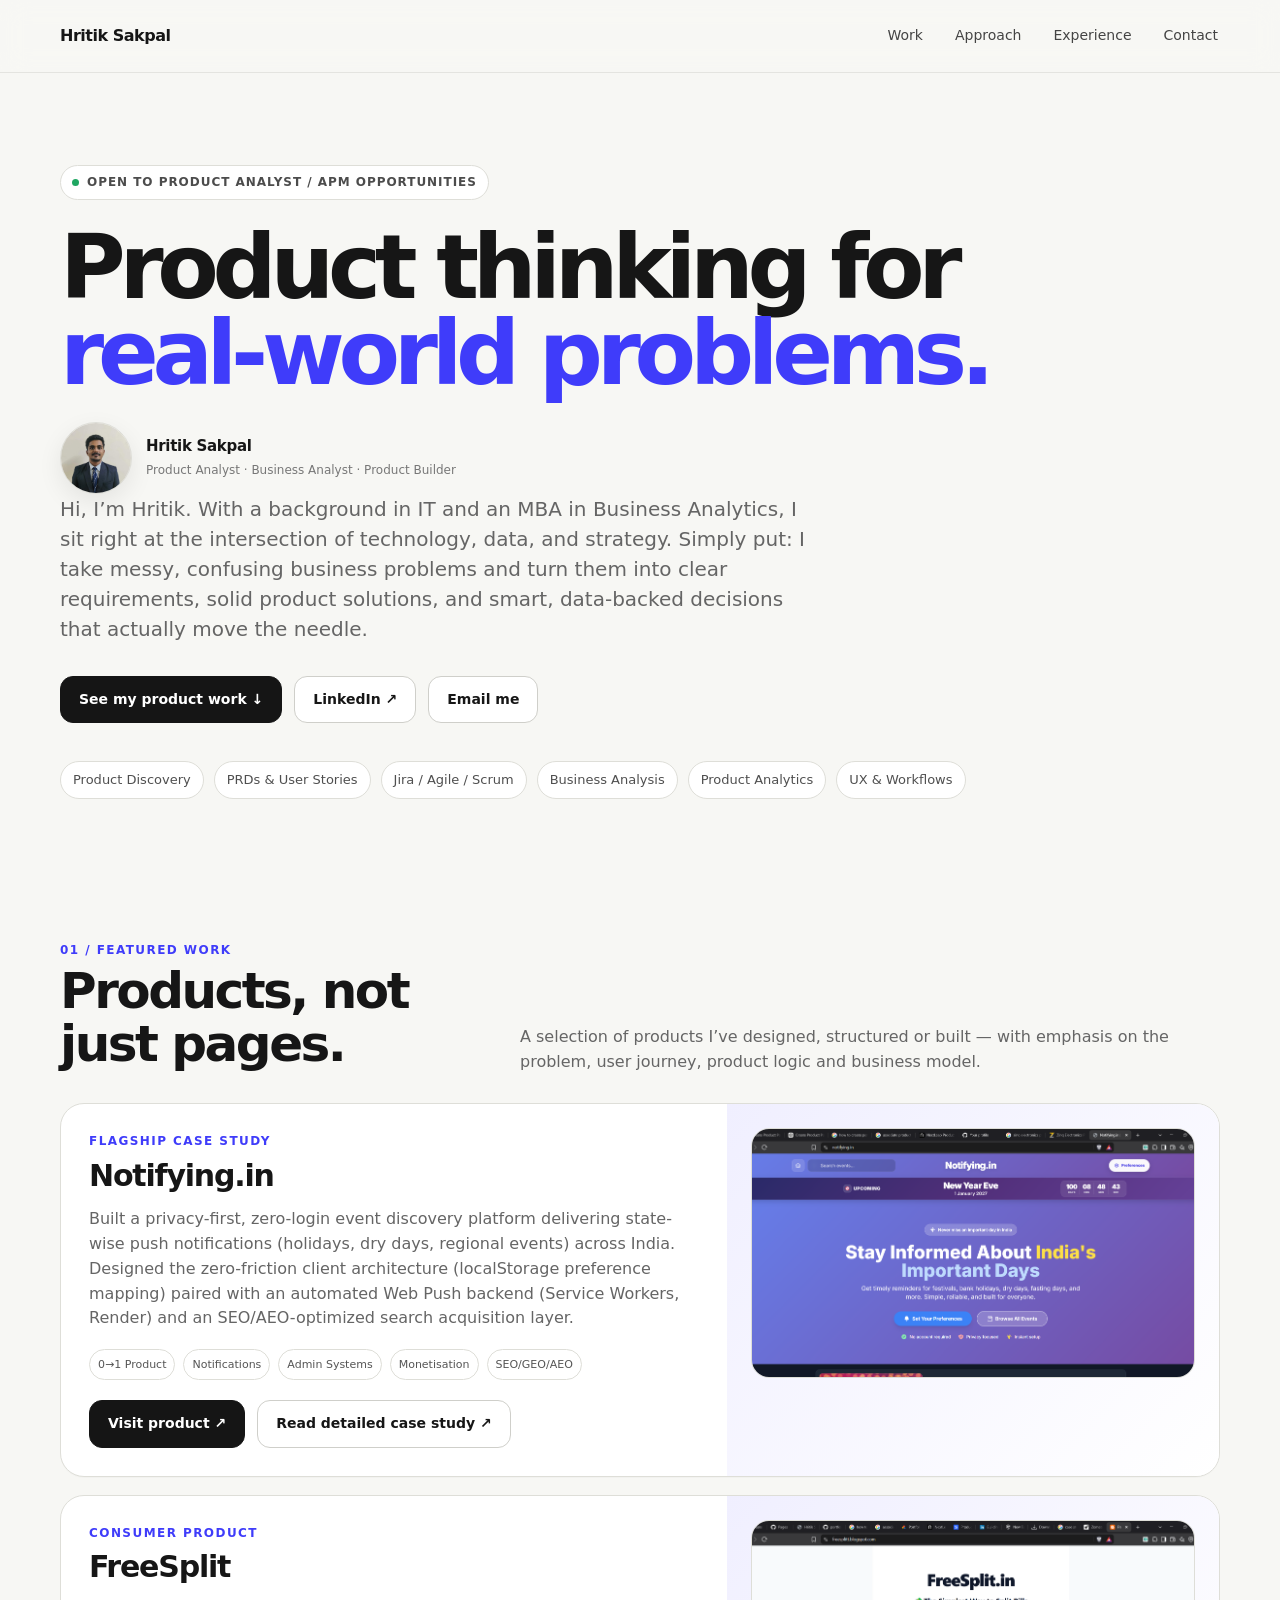
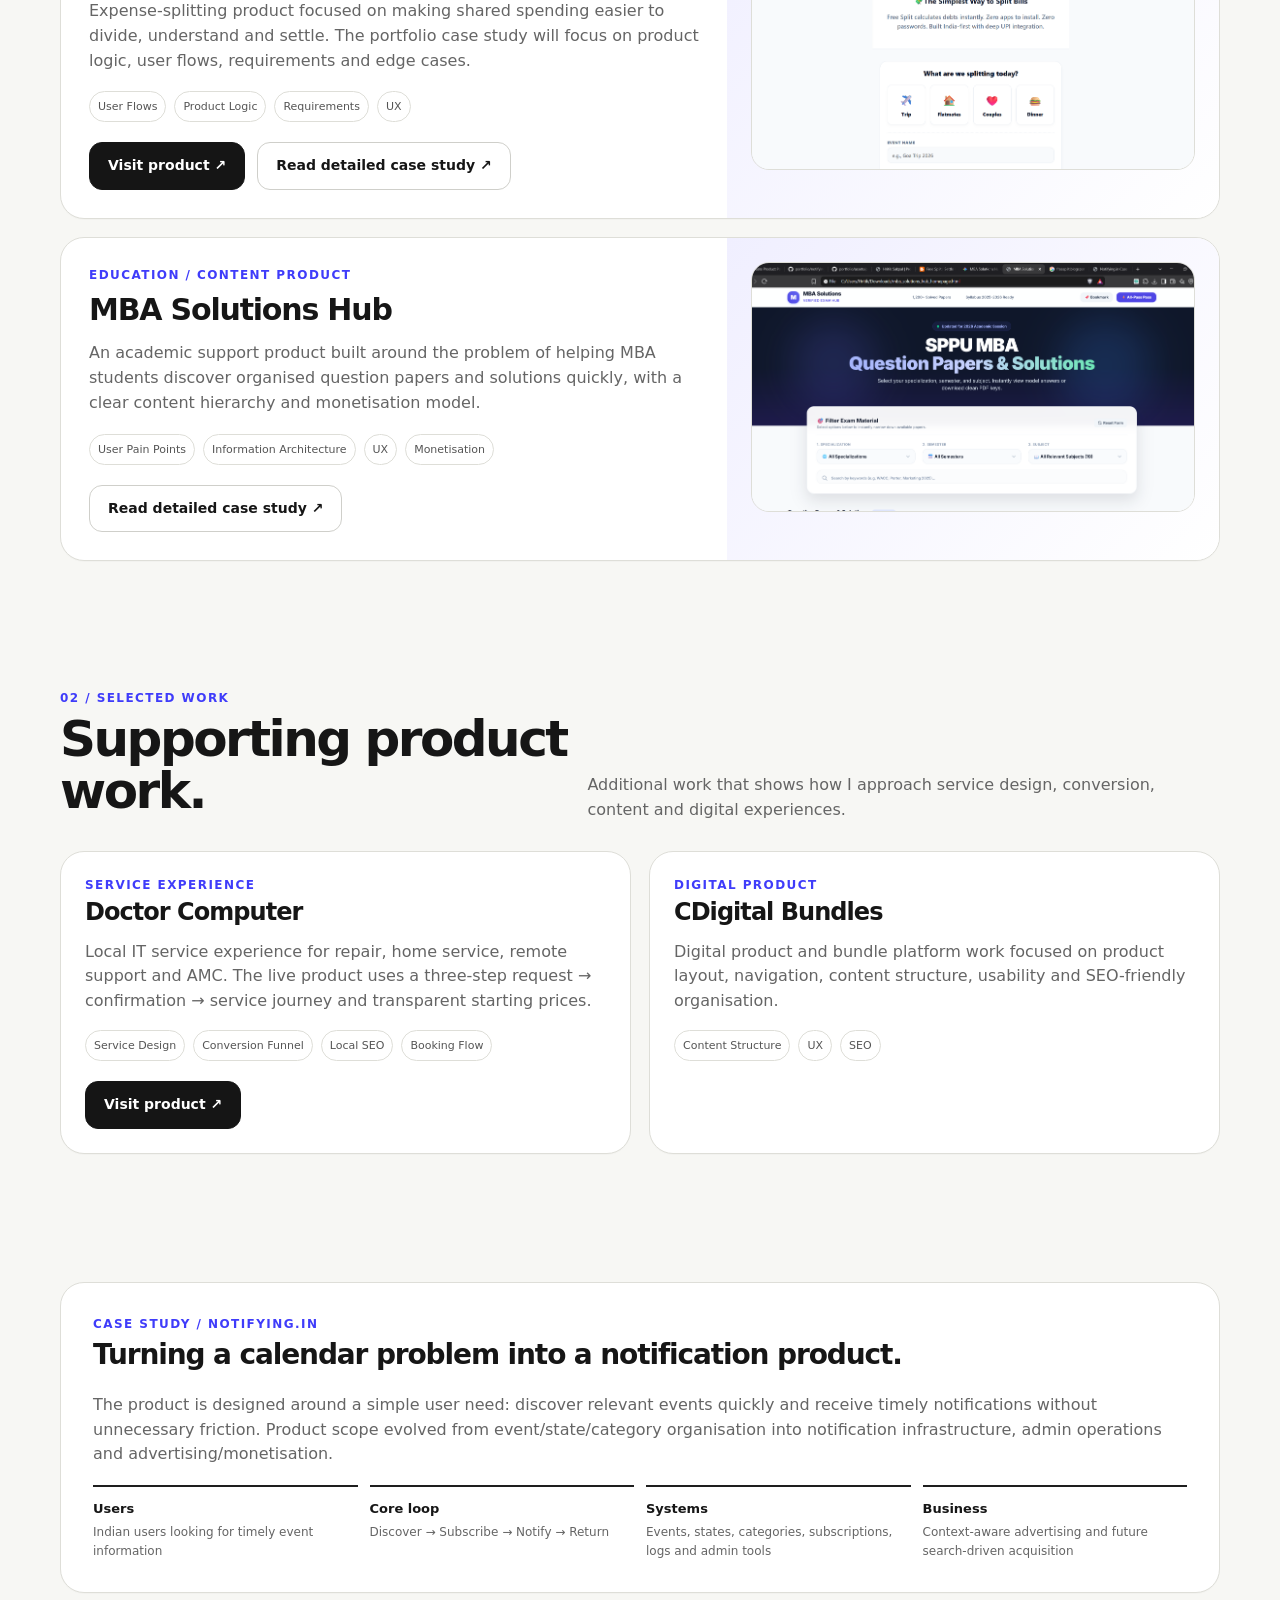
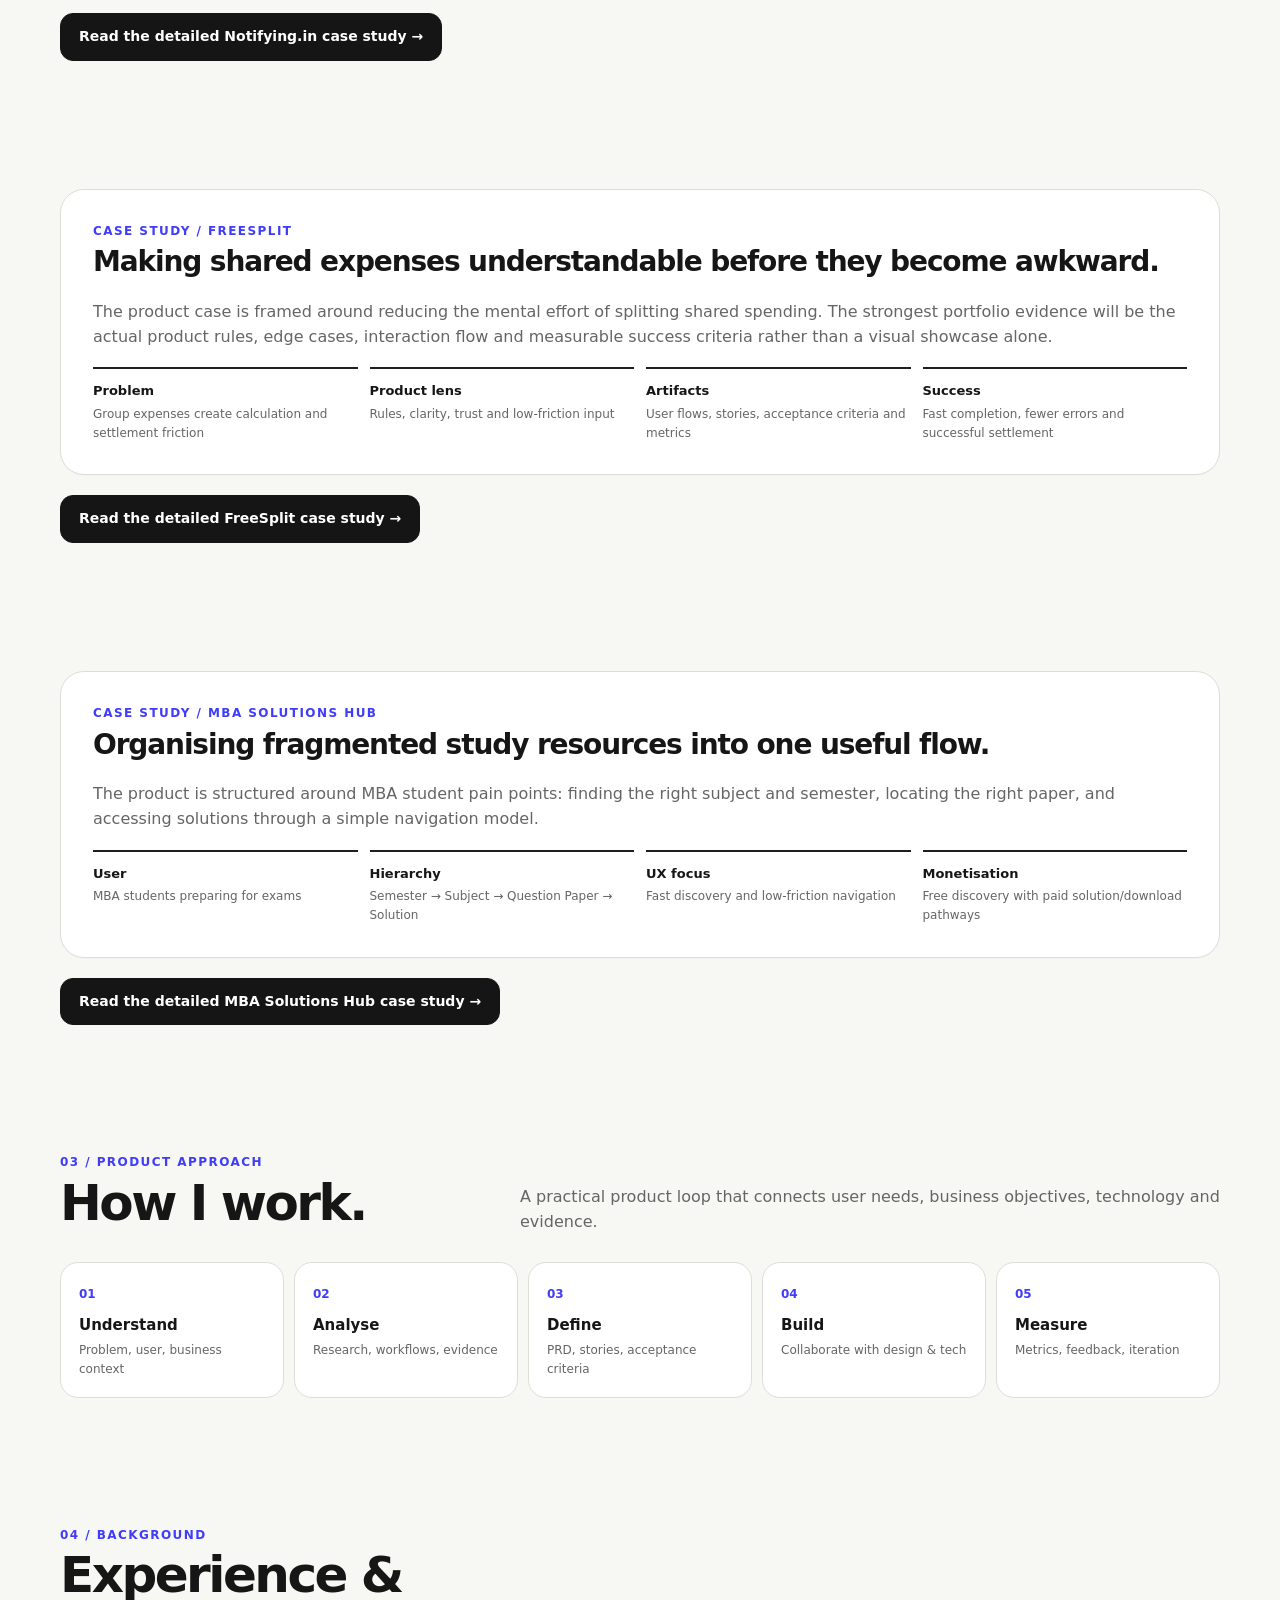
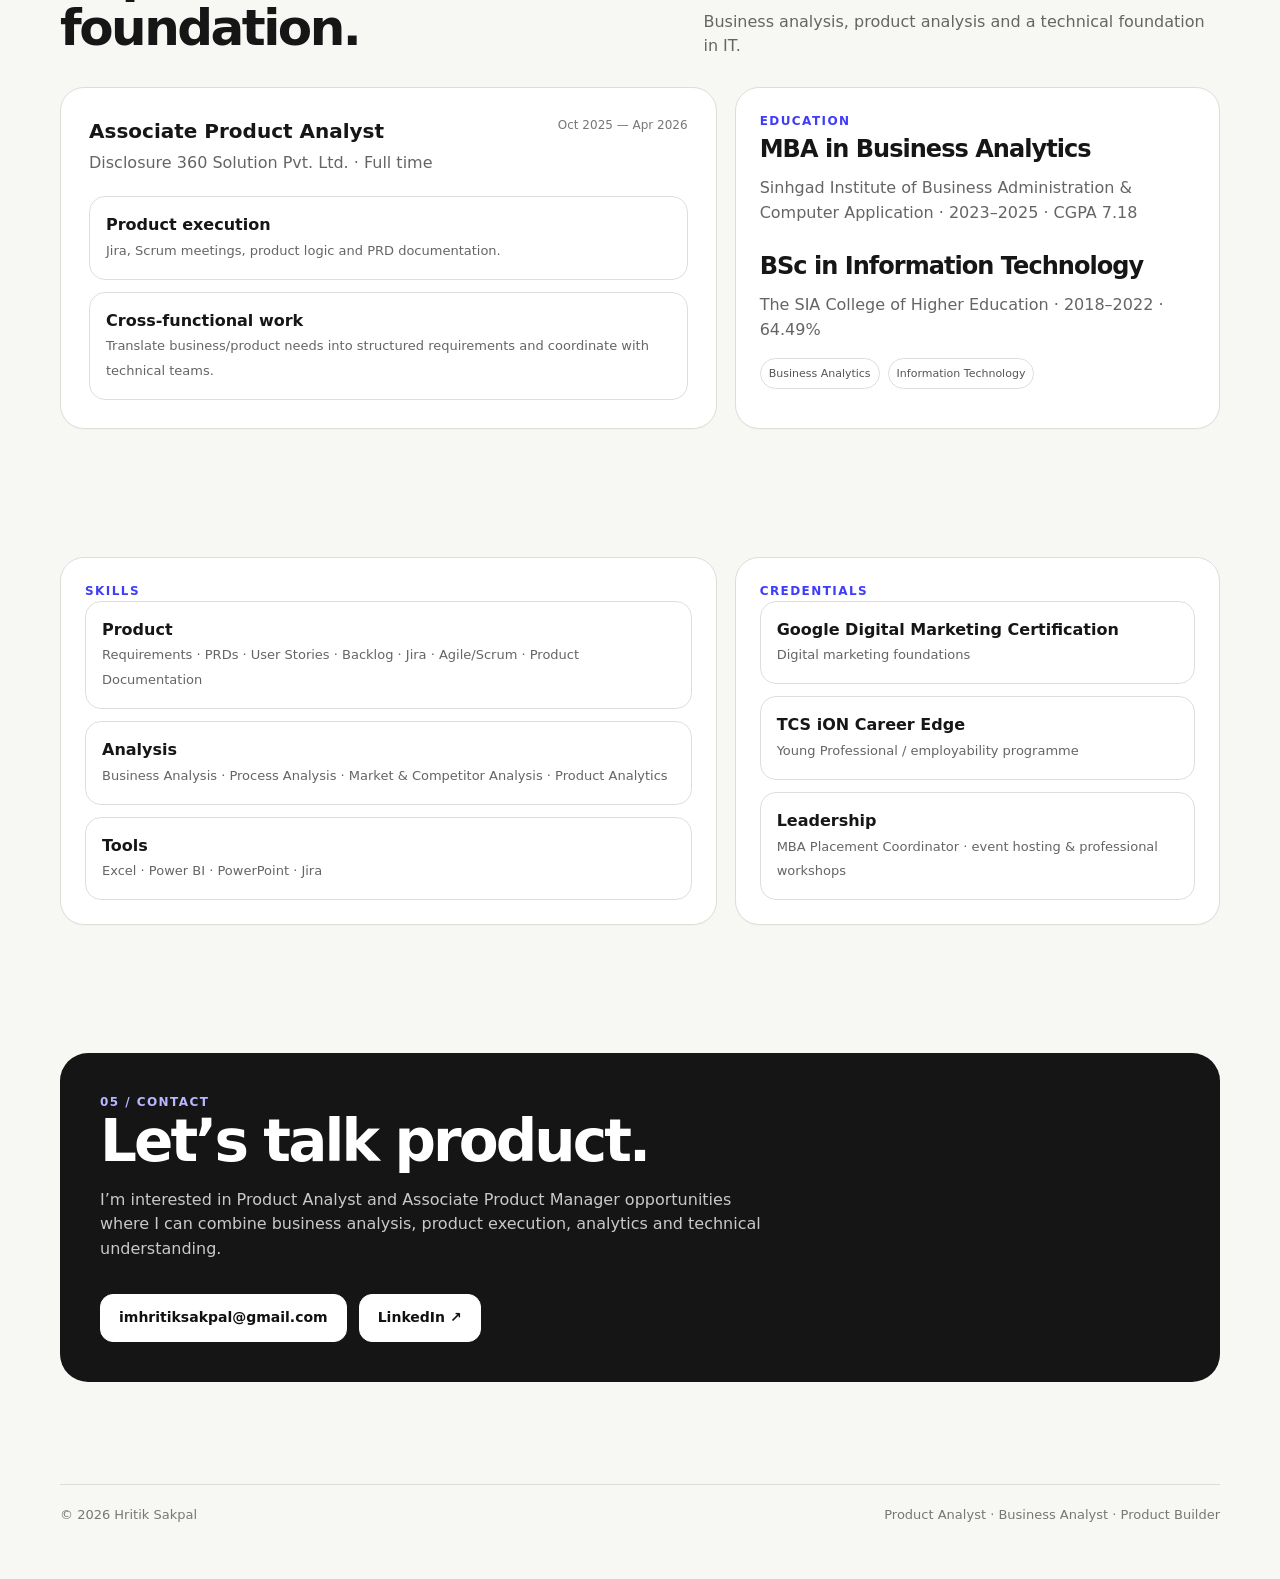
<file: index.html>
<!doctype html>
<html lang="en">
<head>
<meta charset="utf-8" />
<meta name="viewport" content="width=device-width, initial-scale=1" />
<meta name="description" content="Hritik Sakpal is a Product Analyst and Business Analyst with an MBA in Business Analytics. Explore his product portfolio, case studies, product thinking, PRDs, analytics, UX workflows and digital products." />
<meta name="keywords" content="Hritik Sakpal, Hritik Sakpal Product Analyst, Hritik Sakpal portfolio, Product Analyst portfolio, Business Analyst portfolio, Associate Product Manager, APM portfolio, Product Management portfolio, Product Analytics, PRD, Jira, Agile, Scrum" />
<meta name="author" content="Hritik Sakpal" />
<meta name="robots" content="index, follow, max-image-preview:large, max-snippet:-1, max-video-preview:-1" />
<meta name="googlebot" content="index, follow, max-image-preview:large, max-snippet:-1, max-video-preview:-1" />
<meta name="theme-color" content="#f7f7f4" />
<link rel="canonical" href="https://hritiksakpal.github.io/portfolio/" />
<link rel="me" href="https://www.linkedin.com/in/hritik-sakpal/" />
<meta property="og:title" content="Hritik Sakpal — Product Analyst Portfolio" />
<meta property="og:description" content="Product case studies, product thinking, analytics, requirements, UX workflows and digital products by Hritik Sakpal." />
<meta property="og:type" content="profile" />
<meta property="og:url" content="https://hritiksakpal.github.io/portfolio/" />
<meta property="og:site_name" content="Hritik Sakpal" />
<meta property="og:locale" content="en_IN" />
<meta property="profile:first_name" content="Hritik" />
<meta property="profile:last_name" content="Sakpal" />
<meta property="og:image" content="https://hritiksakpal.github.io/portfolio/assets/profile.jpg" />
<meta property="og:image:alt" content="Hritik Sakpal — Product Analyst" />
<meta property="og:image:width" content="800" />
<meta property="og:image:height" content="800" />
<meta name="twitter:card" content="summary_large_image" />
<meta name="twitter:title" content="Hritik Sakpal — Product Analyst Portfolio" />
<meta name="twitter:description" content="Product case studies, product thinking, analytics, requirements, UX workflows and digital products by Hritik Sakpal." />
<meta name="twitter:image" content="https://hritiksakpal.github.io/portfolio/assets/profile.jpg" />
<meta name="twitter:image:alt" content="Hritik Sakpal — Product Analyst" />
<title>Hritik Sakpal | Product Analyst Portfolio | Business Analyst</title>

<script type="application/ld+json">
{
  "@context": "https://schema.org",
  "@graph": [
    {
      "@type": "ProfilePage",
      "@id": "https://hritiksakpal.github.io/portfolio/#profile",
      "url": "https://hritiksakpal.github.io/portfolio/",
      "name": "Hritik Sakpal — Product Analyst Portfolio",
      "inLanguage": "en-IN",
      "mainEntity": {
        "@id": "https://hritiksakpal.github.io/portfolio/#person"
      }
    },
    {
      "@type": "Person",
      "@id": "https://hritiksakpal.github.io/portfolio/#person",
      "name": "Hritik Sakpal",
      "url": "https://hritiksakpal.github.io/portfolio/",
      "image": "https://hritiksakpal.github.io/portfolio/assets/profile.jpg",
      "jobTitle": "Product Analyst",
      "description": "Product Analyst, Business Analyst and Product Builder focused on product discovery, requirements, product analytics, UX workflows and digital products.",
      "sameAs": [
        "https://www.linkedin.com/in/hritik-sakpal/",
        "https://github.com/hritiksakpal"
      ],
      "knowsAbout": [
        "Product Management",
        "Product Discovery",
        "Product Analytics",
        "Business Analysis",
        "Product Requirements",
        "PRDs",
        "User Stories",
        "Jira",
        "Agile",
        "Scrum",
        "UX Workflows",
        "Digital Products"
      ],
      "alumniOf": [
        {
          "@type": "EducationalOrganization",
          "name": "Sinhgad Institute of Business Administration & Computer Application, Lonavala"
        },
        {
          "@type": "EducationalOrganization",
          "name": "The SIA College of Higher Education"
        }
      ],
      "subjectOf": {
        "@id": "https://hritiksakpal.github.io/portfolio/#website"
      }
    },
    {
      "@type": "WebSite",
      "@id": "https://hritiksakpal.github.io/portfolio/#website",
      "url": "https://hritiksakpal.github.io/portfolio/",
      "name": "Hritik Sakpal",
      "description": "Hritik Sakpal's Product Analyst portfolio featuring product case studies, experience, education, skills and digital products.",
      "inLanguage": "en-IN",
      "publisher": {
        "@id": "https://hritiksakpal.github.io/portfolio/#person"
      },
      "hasPart": [
        {"@type":"Article","@id":"https://hritiksakpal.github.io/portfolio/notifying-in.html#article","url":"https://hritiksakpal.github.io/portfolio/notifying-in.html","headline":"Notifying.in Case Study — Hritik Sakpal"},
        {"@type":"Article","@id":"https://hritiksakpal.github.io/portfolio/freesplit.html#article","url":"https://hritiksakpal.github.io/portfolio/freesplit.html","headline":"FreeSplit Case Study — Hritik Sakpal"},
        {"@type":"Article","@id":"https://hritiksakpal.github.io/portfolio/mba-solutions-hub.html#article","url":"https://hritiksakpal.github.io/portfolio/mba-solutions-hub.html","headline":"MBA Solutions Hub Case Study — Hritik Sakpal"}
      ]
    }
  ]
}
</script>
<style>
:root{--bg:#f7f7f4;--surface:#fff;--ink:#161616;--muted:#656565;--line:#deded8;--accent:#3f3cfa;--accent2:#ecebff;--dark:#151515;--shadow:0 18px 60px rgba(0,0,0,.08);--radius:24px}
*{box-sizing:border-box}html{scroll-behavior:smooth}body{margin:0;background:var(--bg);color:var(--ink);font-family:Inter,ui-sans-serif,system-ui,-apple-system,BlinkMacSystemFont,"Segoe UI",sans-serif;line-height:1.55}a{color:inherit;text-decoration:none}.wrap{width:min(1160px,92vw);margin:0 auto}
.nav{position:sticky;top:0;z-index:50;background:rgba(247,247,244,.88);backdrop-filter:blur(14px);border-bottom:1px solid rgba(222,222,216,.75)}.navin{height:72px;display:flex;align-items:center;justify-content:space-between;gap:20px}.brand{font-weight:800;letter-spacing:-.03em;white-space:nowrap}.links{display:flex;align-items:center;justify-content:flex-end;gap:28px;font-size:14px;color:#444;flex-wrap:nowrap}.links a{white-space:nowrap;padding:6px 2px}.links a:hover{color:var(--accent)}section[id]{scroll-margin-top:86px}
.hero{padding:92px 0 78px}.eyebrow{display:inline-flex;align-items:center;gap:8px;padding:7px 11px;border:1px solid var(--line);border-radius:999px;background:#fff;font-size:12px;font-weight:700;text-transform:uppercase;letter-spacing:.08em;color:#4c4c4c}.eyebrow i{width:7px;height:7px;border-radius:50%;background:#1fa762;display:block}.hero h1{font-size:clamp(48px,7vw,92px);line-height:.96;letter-spacing:-.07em;max-width:980px;margin:24px 0 22px}.hero h1 span{color:var(--accent)}.hero p{font-size:20px;line-height:1.5;color:var(--muted);max-width:760px;margin:0}.hero-actions{display:flex;gap:12px;flex-wrap:wrap;margin-top:32px}.btn{display:inline-flex;align-items:center;justify-content:center;gap:8px;padding:12px 18px;border-radius:13px;border:1px solid #cfcfca;font-weight:700;font-size:14px;background:var(--surface)}.btn.primary{background:var(--dark);color:#fff;border-color:var(--dark)}.btn:hover{transform:translateY(-1px)}
.strip{display:flex;gap:10px;flex-wrap:wrap;margin-top:38px}.pill{padding:8px 12px;border-radius:999px;border:1px solid var(--line);background:#fff;font-size:13px;color:#4f4f4f}
.section{padding:64px 0}.section-head{display:flex;justify-content:space-between;align-items:end;gap:20px;margin-bottom:28px}.grid > *{min-width:0}.section-kicker{font-size:12px;font-weight:800;letter-spacing:.12em;text-transform:uppercase;color:var(--accent)}.section h2{font-size:clamp(30px,4vw,50px);letter-spacing:-.05em;line-height:1.05;margin:5px 0}.section-lead{max-width:700px;color:var(--muted);margin:0}
.grid{display:grid;grid-template-columns:repeat(12,1fr);gap:18px}.card{background:var(--surface);border:1px solid var(--line);border-radius:var(--radius);box-shadow:0 1px 0 rgba(0,0,0,.02);overflow:hidden}.project{grid-column:span 12}.project .visual{padding:24px;background:linear-gradient(135deg,#f0efff,#ffffff)}.project-inner{display:grid;grid-template-columns:1.15fr .85fr;align-items:stretch}.project-copy{padding:28px}.project h3{margin:2px 0 8px;font-size:30px;letter-spacing:-.04em}.project p{color:var(--muted);margin:0 0 18px}.tags{display:flex;gap:8px;flex-wrap:wrap}.tag{font-size:11px;border:1px solid var(--line);padding:6px 8px;border-radius:999px;background:#fff;color:#555}.visual-box{border:1px solid var(--line);background:#fff;border-radius:18px;min-height:240px;padding:18px;position:relative;overflow:hidden}.visual-title{font-size:12px;text-transform:uppercase;letter-spacing:.11em;color:#8a8a8a}.metric{font-size:34px;font-weight:800;letter-spacing:-.05em;margin-top:10px}.mock-grid{display:grid;grid-template-columns:repeat(3,1fr);gap:10px;margin-top:18px}.mock{height:64px;border-radius:12px;background:#f0f0ec;border:1px solid #e4e4df}.mock.dark{background:#1c1c1c}.mock.purple{background:#eeedff}.bar{height:10px;border-radius:999px;background:#deded8;margin:10px 0}.bar.w1{width:80%}.bar.w2{width:60%}.bar.w3{width:88%}
.featured{grid-column:span 7}.side{grid-column:span 5}.mini{padding:24px}.mini h3{font-size:24px;letter-spacing:-.04em;margin:0 0 8px}.mini p{color:var(--muted);margin:0 0 16px}.list{display:grid;gap:12px}.list-item{padding:16px;border:1px solid var(--line);border-radius:16px;background:#fff}.list-item strong{display:block}.list-item span{color:var(--muted);font-size:13px}
.case{padding:32px}.case h3{font-size:28px;margin:0 0 12px;letter-spacing:-.04em}.case p{color:var(--muted)}.case-grid{display:grid;grid-template-columns:repeat(4,1fr);gap:12px;margin-top:18px}.case-stat{border-top:2px solid #1e1e1e;padding-top:9px}.case-stat b{font-size:13px}.case-stat span{display:block;color:var(--muted);font-size:12px;margin-top:2px}
.two{grid-column:span 6}.process{display:grid;grid-template-columns:repeat(5,1fr);gap:10px;margin-top:20px}.step{padding:18px;border:1px solid var(--line);border-radius:18px;background:#fff}.step b{font-size:12px;color:var(--accent)}.step strong{display:block;margin-top:8px;font-size:15px}.step span{display:block;color:var(--muted);font-size:12px;margin-top:4px}
.experience{padding:28px}.role{display:flex;justify-content:space-between;gap:20px;padding:20px 0;border-top:1px solid var(--line)}.role:first-child{border-top:0;padding-top:0}.role h3{margin:0;font-size:20px}.role p{margin:4px 0 0;color:var(--muted)}.role .date{font-size:12px;color:#777;white-space:nowrap}
.cta{padding:40px;border-radius:28px;background:var(--dark);color:#fff}.cta h2{font-size:clamp(34px,5vw,58px);letter-spacing:-.05em;line-height:1.03;margin:0 0 12px}.cta p{color:#c9c9c9;max-width:680px}.cta .btn{background:#fff;color:#111;border-color:#fff}
footer{padding:38px 0 54px;color:#777;font-size:13px}.foot{display:flex;justify-content:space-between;gap:20px;flex-wrap:wrap;border-top:1px solid var(--line);padding-top:20px}
.reveal{opacity:0;transform:translateY(14px);transition:opacity .7s ease,transform .7s ease}.reveal.on{opacity:1;transform:none}
@media(max-width:900px){.project-inner{grid-template-columns:1fr}.featured,.side,.two{grid-column:span 12}.process{grid-template-columns:1fr 1fr}.links{gap:14px}.section-head{display:grid;grid-template-columns:1fr;gap:12px;align-items:start}.hero{padding-top:68px}}
@media(max-width:620px){.navin{height:64px;gap:8px}.brand{font-size:11.5px}.links{display:flex;gap:5px;font-size:9.5px;flex:1;min-width:0;justify-content:flex-end}.links a{padding:5px 1px}.hero h1{font-size:52px}.hero p{font-size:17px}.section{padding:46px 0}.case-grid{grid-template-columns:1fr 1fr}.process{grid-template-columns:1fr}.role{flex-direction:column;gap:6px}}
@media(max-width:380px){.navin{gap:6px}.brand{font-size:11px}.links{gap:4px;font-size:9px}.links a{padding:5px 0}.case-grid{grid-template-columns:1fr}}

.profile-row{display:flex;align-items:center;gap:14px;margin-top:26px}
.profile-image{width:72px;height:72px;border-radius:50%;object-fit:cover;display:block;border:1px solid var(--line);background:#fff;box-shadow:0 8px 24px rgba(0,0,0,.08)}
.profile-copy strong{display:block;font-size:15px;letter-spacing:-.02em}
.profile-copy span{display:block;margin-top:3px;color:#777;font-size:12px}
.background-grid,.credentials-layout{grid-template-columns:1.15fr .85fr}
.project-media{position:relative;width:100%;aspect-ratio:16/9;border:1px solid var(--line);border-radius:18px;overflow:hidden;background:linear-gradient(135deg,#f0efff,#ffffff)}
.project-media img{width:100%;height:100%;display:block;object-fit:cover}
.project-media.placeholder{display:flex;align-items:center;justify-content:center;text-align:center;padding:24px}
.project-media.placeholder .media-placeholder{color:#777;font-size:13px;line-height:1.5}
.project-media.placeholder .media-placeholder strong{display:block;color:#161616;font-size:16px;margin-bottom:4px}
@media(max-width:900px){.background-grid,.credentials-layout{grid-template-columns:1fr}}
</style>

    <meta name="google-site-verification" content="WRxFPQ5Yt60SPWiBbormxgUDwI6-xr9jmQEeYczNBmA" />

</head>
<body>
<header class="nav"><div class="wrap navin"><a class="brand" href="#top" aria-label="Hritik Sakpal — home">Hritik Sakpal</a><nav class="links" aria-label="Primary navigation"><a href="#work">Work</a><a href="#approach">Approach</a><a href="#experience">Experience</a><a href="#contact">Contact</a></nav></div></header>
<!-- Profile image source: upload your photo as assets/profile.jpg. Replace the file to update the homepage profile photo. -->
<main id="top">
<section class="hero wrap reveal">
  <div class="eyebrow"><i></i> Open to Product Analyst / APM opportunities</div>
  <h1>Product thinking for <span>real-world problems.</span></h1>
  <div class="profile-row"><img class="profile-image" src="assets/profile.jpg?v=2" alt="Hritik Sakpal" onerror="this.onerror=null;this.src='https://avatars.githubusercontent.com/u/251476226?v=4';"><div class="profile-copy"><strong>Hritik Sakpal</strong><span>Product Analyst · Business Analyst · Product Builder</span></div></div>
  <p>Hi, I’m Hritik. With a background in IT and an MBA in Business Analytics, I sit right at the intersection of technology, data, and strategy. Simply put: I take messy, confusing business problems and turn them into clear requirements, solid product solutions, and smart, data-backed decisions that actually move the needle.</p>
  <div class="hero-actions"><a class="btn primary" href="#work">See my product work ↓</a><a class="btn" href="https://www.linkedin.com/in/hritik-sakpal" target="_blank" rel="noreferrer">LinkedIn ↗</a><a class="btn" href="mailto:imhritiksakpal@gmail.com">Email me</a></div>
  <div class="strip"><span class="pill">Product Discovery</span><span class="pill">PRDs & User Stories</span><span class="pill">Jira / Agile / Scrum</span><span class="pill">Business Analysis</span><span class="pill">Product Analytics</span><span class="pill">UX & Workflows</span></div>
</section>

<section id="work" class="section wrap">
  <div class="section-head reveal"><div><div class="section-kicker">01 / Featured work</div><h2>Products, not just pages.</h2></div><p class="section-lead">A selection of products I’ve designed, structured or built — with emphasis on the problem, user journey, product logic and business model.</p></div>
  <div class="grid">
    <article class="card project reveal">
      <div class="project-inner">
        <div class="project-copy"><div class="section-kicker">Flagship case study</div><h3>Notifying.in</h3><p>Built a privacy-first, zero-login event discovery platform delivering state-wise push notifications (holidays, dry days, regional events) across India. Designed the zero-friction client architecture (localStorage preference mapping) paired with an automated Web Push backend (Service Workers, Render) and an SEO/AEO-optimized search acquisition layer.</p><div class="tags"><span class="tag">0→1 Product</span><span class="tag">Notifications</span><span class="tag">Admin Systems</span><span class="tag">Monetisation</span><span class="tag">SEO/GEO/AEO</span></div><div class="hero-actions" style="margin-top:20px"><a class="btn primary" href="https://notifying.in" target="_blank" rel="noreferrer">Visit product ↗</a><a class="btn" href="notifying-in.html" aria-label="Read the detailed Notifying.in product case study">Read detailed case study ↗</a></div></div>
        <div class="visual"><div class="project-media placeholder" data-image="assets/projects/notifying-in.jpg" data-alt="Notifying.in project screenshot"><div class="media-placeholder"><strong>Notifying.in screenshot</strong>Drop your 16:9 / laptop screenshot into <code>assets/projects/notifying-in.jpg</code></div></div></div>
      </div>
    </article>

    <article class="card project reveal">
      <div class="project-inner">
        <div class="project-copy"><div class="section-kicker">Consumer product</div><h3>FreeSplit</h3><p>Expense-splitting product focused on making shared spending easier to divide, understand and settle. The portfolio case study will focus on product logic, user flows, requirements and edge cases.</p><div class="tags"><span class="tag">User Flows</span><span class="tag">Product Logic</span><span class="tag">Requirements</span><span class="tag">UX</span></div><div class="hero-actions" style="margin-top:20px"><a class="btn primary" href="https://freesplit.in" target="_blank" rel="noreferrer">Visit product ↗</a><a class="btn" href="freesplit.html" aria-label="Read the detailed FreeSplit product case study">Read detailed case study ↗</a></div></div>
        <div class="visual"><div class="project-media placeholder" data-image="assets/projects/freesplit.jpg" data-alt="FreeSplit project screenshot"><div class="media-placeholder"><strong>FreeSplit screenshot</strong>Drop your 16:9 / laptop screenshot into <code>assets/projects/freesplit.jpg</code></div></div></div>
      </div>
    </article>

    <article class="card project reveal">
      <div class="project-inner">
        <div class="project-copy"><div class="section-kicker">Education / content product</div><h3>MBA Solutions Hub</h3><p>An academic support product built around the problem of helping MBA students discover organised question papers and solutions quickly, with a clear content hierarchy and monetisation model.</p><div class="tags"><span class="tag">User Pain Points</span><span class="tag">Information Architecture</span><span class="tag">UX</span><span class="tag">Monetisation</span></div><div class="hero-actions" style="margin-top:20px"><a class="btn" href="mba-solutions-hub.html" aria-label="Read the detailed MBA Solutions Hub product case study">Read detailed case study ↗</a></div></div>
        <div class="visual"><div class="project-media placeholder" data-image="assets/projects/mba-solutions.jpg" data-alt="MBA Solutions Hub project screenshot"><div class="media-placeholder"><strong>MBA Solutions Hub screenshot</strong>Drop your 16:9 / laptop screenshot into <code>assets/projects/mba-solutions.jpg</code></div></div></div>
      </div>
    </article>
  </div>
</section>

<section class="section wrap">
  <div class="section-head reveal"><div><div class="section-kicker">02 / Selected work</div><h2>Supporting product work.</h2></div><p class="section-lead">Additional work that shows how I approach service design, conversion, content and digital experiences.</p></div>
  <div class="grid">
    <article class="card mini two reveal"><div class="section-kicker">Service experience</div><h3>Doctor Computer</h3><p>Local IT service experience for repair, home service, remote support and AMC. The live product uses a three-step request → confirmation → service journey and transparent starting prices.</p><div class="tags"><span class="tag">Service Design</span><span class="tag">Conversion Funnel</span><span class="tag">Local SEO</span><span class="tag">Booking Flow</span></div><div class="hero-actions" style="margin-top:20px"><a class="btn primary" href="https://www.doctorcomputer.in" target="_blank" rel="noreferrer">Visit product ↗</a></div></article>
    <article class="card mini two reveal"><div class="section-kicker">Digital product</div><h3>CDigital Bundles</h3><p>Digital product and bundle platform work focused on product layout, navigation, content structure, usability and SEO-friendly organisation.</p><div class="tags"><span class="tag">Content Structure</span><span class="tag">UX</span><span class="tag">SEO</span></div></article>
  </div>
</section>

<section id="notifying-case" class="section wrap"><article class="card case reveal"><div class="section-kicker">Case study / Notifying.in</div><h3>Turning a calendar problem into a notification product.</h3><p>The product is designed around a simple user need: discover relevant events quickly and receive timely notifications without unnecessary friction. Product scope evolved from event/state/category organisation into notification infrastructure, admin operations and advertising/monetisation.</p><div class="case-grid"><div class="case-stat"><b>Users</b><span>Indian users looking for timely event information</span></div><div class="case-stat"><b>Core loop</b><span>Discover → Subscribe → Notify → Return</span></div><div class="case-stat"><b>Systems</b><span>Events, states, categories, subscriptions, logs and admin tools</span></div><div class="case-stat"><b>Business</b><span>Context-aware advertising and future search-driven acquisition</span></div></div></article><div class="hero-actions" style="margin-top:20px"><a class="btn primary" href="notifying-in.html" aria-label="Read the detailed Notifying.in case study">Read the detailed Notifying.in case study →</a></div></section>
<section id="freesplit-case" class="section wrap"><article class="card case reveal"><div class="section-kicker">Case study / FreeSplit</div><h3>Making shared expenses understandable before they become awkward.</h3><p>The product case is framed around reducing the mental effort of splitting shared spending. The strongest portfolio evidence will be the actual product rules, edge cases, interaction flow and measurable success criteria rather than a visual showcase alone.</p><div class="case-grid"><div class="case-stat"><b>Problem</b><span>Group expenses create calculation and settlement friction</span></div><div class="case-stat"><b>Product lens</b><span>Rules, clarity, trust and low-friction input</span></div><div class="case-stat"><b>Artifacts</b><span>User flows, stories, acceptance criteria and metrics</span></div><div class="case-stat"><b>Success</b><span>Fast completion, fewer errors and successful settlement</span></div></div></article><div class="hero-actions" style="margin-top:20px"><a class="btn primary" href="freesplit.html" aria-label="Read the detailed FreeSplit case study">Read the detailed FreeSplit case study →</a></div></section>
<section id="mba-case" class="section wrap"><article class="card case reveal"><div class="section-kicker">Case study / MBA Solutions Hub</div><h3>Organising fragmented study resources into one useful flow.</h3><p>The product is structured around MBA student pain points: finding the right subject and semester, locating the right paper, and accessing solutions through a simple navigation model.</p><div class="case-grid"><div class="case-stat"><b>User</b><span>MBA students preparing for exams</span></div><div class="case-stat"><b>Hierarchy</b><span>Semester → Subject → Question Paper → Solution</span></div><div class="case-stat"><b>UX focus</b><span>Fast discovery and low-friction navigation</span></div><div class="case-stat"><b>Monetisation</b><span>Free discovery with paid solution/download pathways</span></div></div></article><div class="hero-actions" style="margin-top:20px"><a class="btn primary" href="mba-solutions-hub.html" aria-label="Read the detailed MBA Solutions Hub case study">Read the detailed MBA Solutions Hub case study →</a></div></section>

<section id="approach" class="section wrap"><div class="section-head reveal"><div><div class="section-kicker">03 / Product approach</div><h2>How I work.</h2></div><p class="section-lead">A practical product loop that connects user needs, business objectives, technology and evidence.</p></div><div class="process reveal"><div class="step"><b>01</b><strong>Understand</strong><span>Problem, user, business context</span></div><div class="step"><b>02</b><strong>Analyse</strong><span>Research, workflows, evidence</span></div><div class="step"><b>03</b><strong>Define</strong><span>PRD, stories, acceptance criteria</span></div><div class="step"><b>04</b><strong>Build</strong><span>Collaborate with design & tech</span></div><div class="step"><b>05</b><strong>Measure</strong><span>Metrics, feedback, iteration</span></div></div></section>

<section id="experience" class="section wrap"><div class="section-head reveal"><div><div class="section-kicker">04 / Background</div><h2>Experience & foundation.</h2></div><p class="section-lead">Business analysis, product analysis and a technical foundation in IT.</p></div><div class="grid background-grid"><article class="card experience reveal"><div class="role"><div><h3>Associate Product Analyst</h3><p>Disclosure 360 Solution Pvt. Ltd. · Full time</p></div><div class="date">Oct 2025 — Apr 2026</div></div><div class="list"><div class="list-item"><strong>Product execution</strong><span>Jira, Scrum meetings, product logic and PRD documentation.</span></div><div class="list-item"><strong>Cross-functional work</strong><span>Translate business/product needs into structured requirements and coordinate with technical teams.</span></div></div></article><aside class="card mini education-card reveal"><div class="section-kicker">Education</div><h3>MBA in Business Analytics</h3><p>Sinhgad Institute of Business Administration & Computer Application · 2023–2025 · CGPA 7.18</p><h3 style="margin-top:22px">BSc in Information Technology</h3><p>The SIA College of Higher Education · 2018–2022 · 64.49%</p><div class="tags"><span class="tag">Business Analytics</span><span class="tag">Information Technology</span></div></aside></div></section>

<section class="section wrap"><div class="grid credentials-layout"><article class="card mini reveal"><div class="section-kicker">Skills</div><div class="list"><div class="list-item"><strong>Product</strong><span>Requirements · PRDs · User Stories · Backlog · Jira · Agile/Scrum · Product Documentation</span></div><div class="list-item"><strong>Analysis</strong><span>Business Analysis · Process Analysis · Market & Competitor Analysis · Product Analytics</span></div><div class="list-item"><strong>Tools</strong><span>Excel · Power BI · PowerPoint · Jira</span></div></div></article><article class="card mini reveal"><div class="section-kicker">Credentials</div><div class="list"><div class="list-item"><strong>Google Digital Marketing Certification</strong><span>Digital marketing foundations</span></div><div class="list-item"><strong>TCS iON Career Edge</strong><span>Young Professional / employability programme</span></div><div class="list-item"><strong>Leadership</strong><span>MBA Placement Coordinator · event hosting & professional workshops</span></div></div></article></div></section>

<section id="contact" class="section wrap"><div class="cta reveal"><div class="section-kicker" style="color:#b9b7ff">05 / Contact</div><h2>Let’s talk product.</h2><p>I’m interested in Product Analyst and Associate Product Manager opportunities where I can combine business analysis, product execution, analytics and technical understanding.</p><div class="hero-actions"><a class="btn" href="mailto:imhritiksakpal@gmail.com">imhritiksakpal@gmail.com</a><a class="btn" href="https://www.linkedin.com/in/hritik-sakpal" target="_blank" rel="noreferrer">LinkedIn ↗</a></div></div></section>
</main>
<footer><div class="wrap foot"><span>© 2026 Hritik Sakpal</span><span>Product Analyst · Business Analyst · Product Builder</span></div></footer>
<script>
const obs=new IntersectionObserver(es=>es.forEach(e=>{if(e.isIntersecting)e.target.classList.add('on')}),{threshold:.08});
document.querySelectorAll('.reveal').forEach(el=>obs.observe(el));

document.querySelectorAll('.project-media[data-image]').forEach(media=>{
  const src=media.dataset.image;
  const alt=media.dataset.alt || 'Project screenshot';
  const img=new Image();
  img.onload=()=>{
    media.classList.remove('placeholder');
    media.innerHTML='';
    img.alt=alt;
    img.loading='lazy';
    media.appendChild(img);
  };
  img.onerror=()=>{};
  img.src=src;
});
</script>
</body>
</html>
</file>
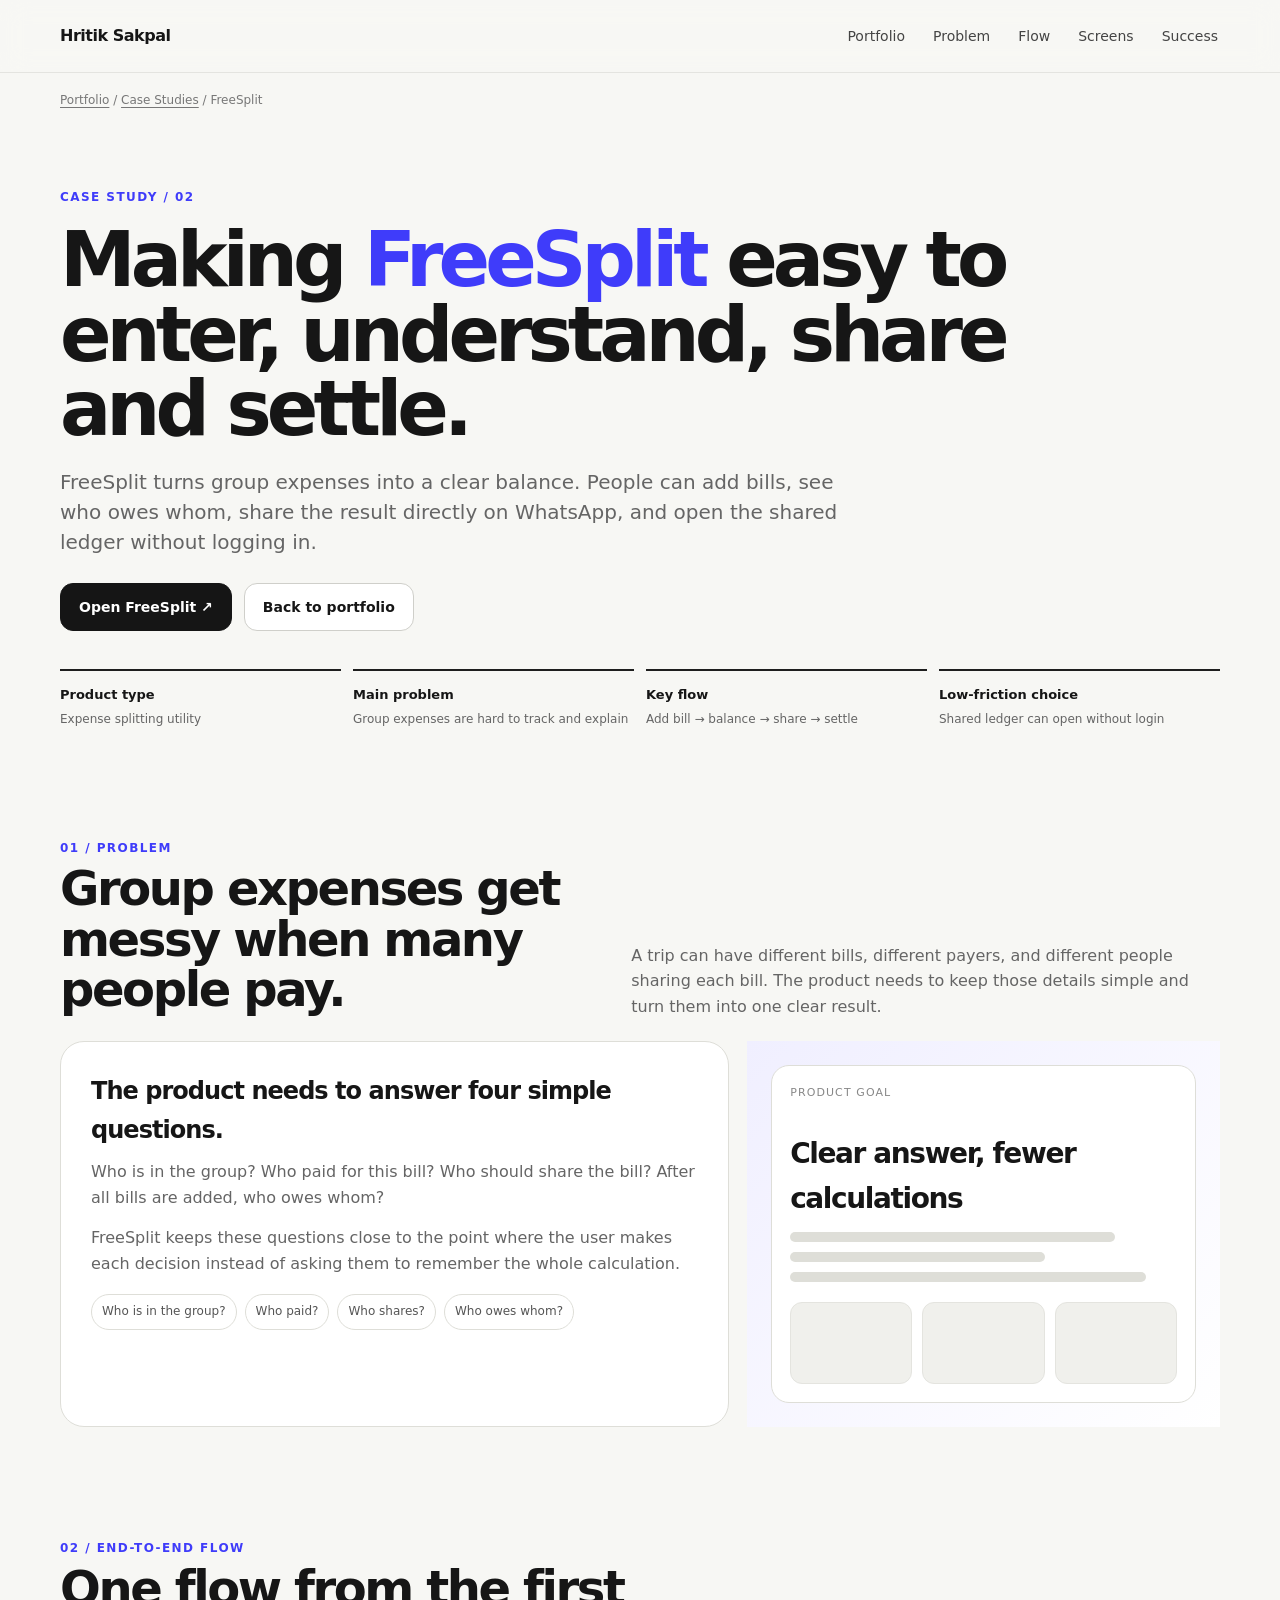
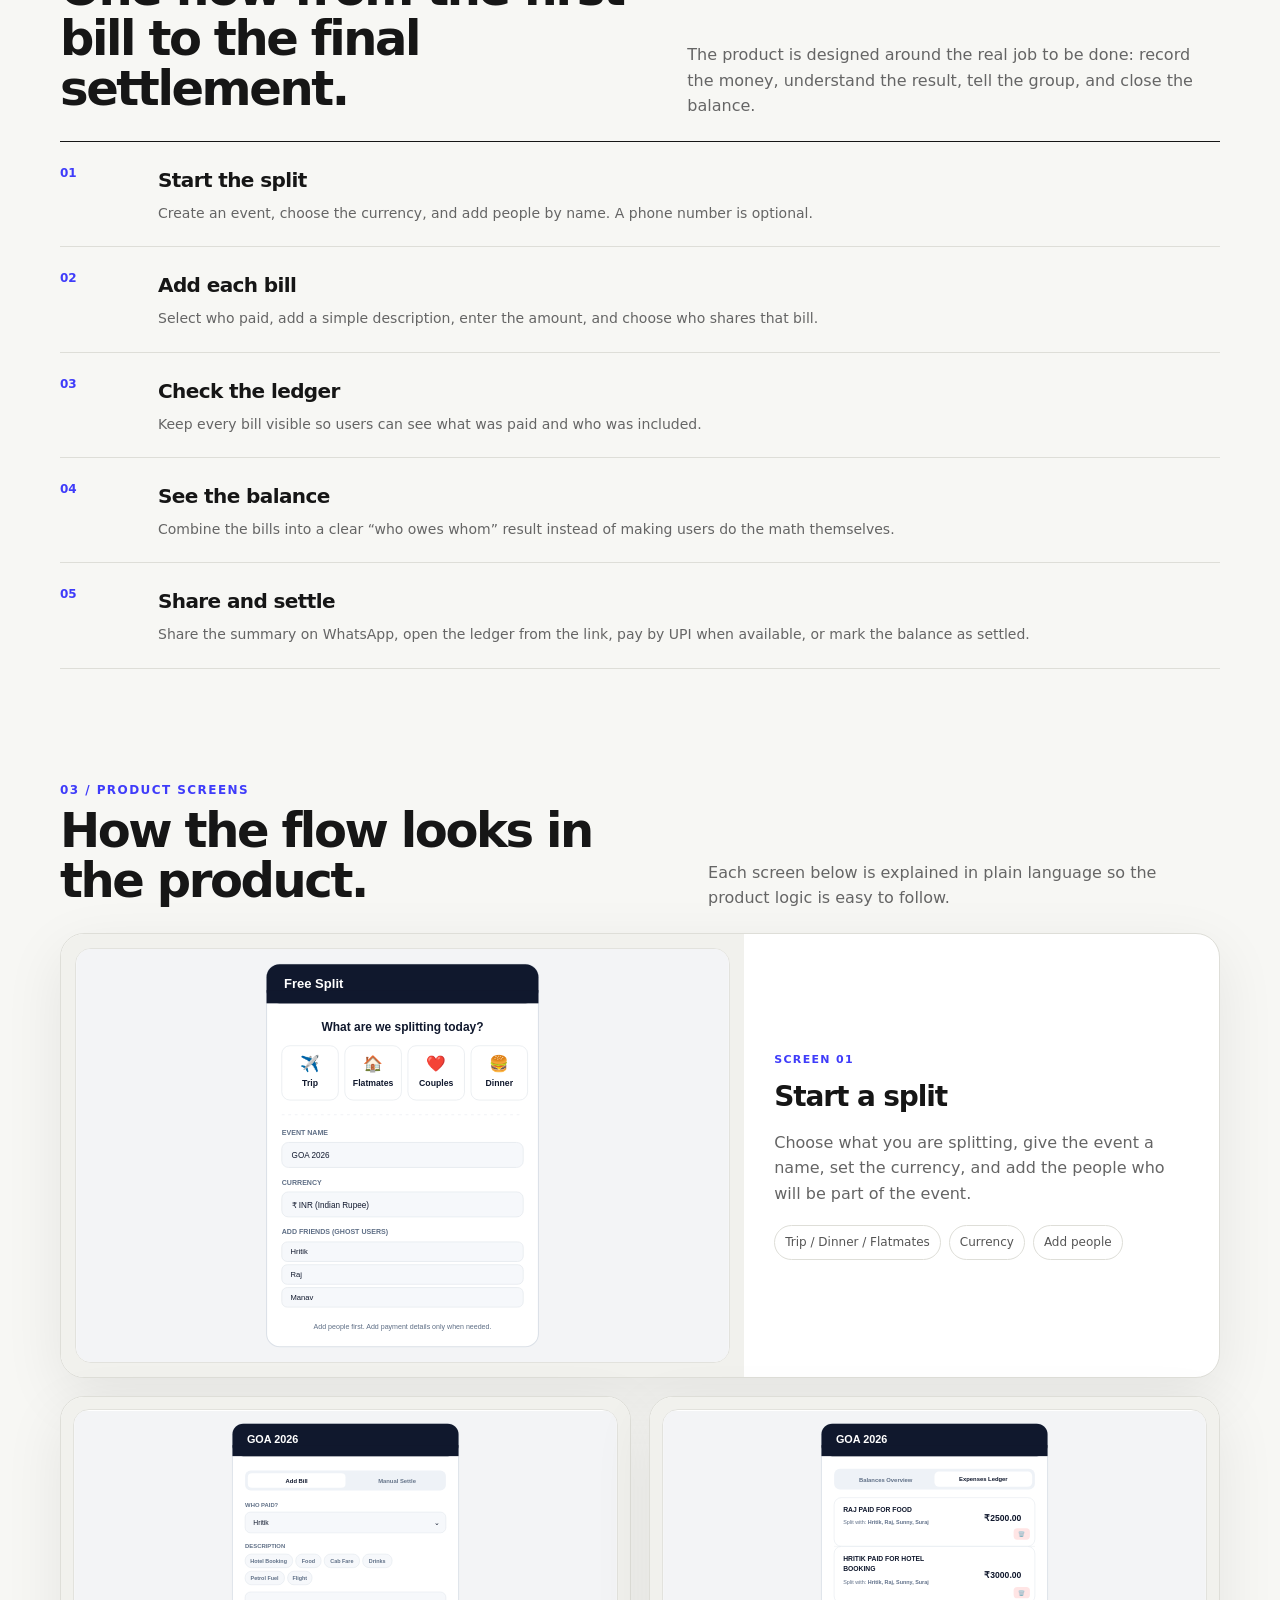
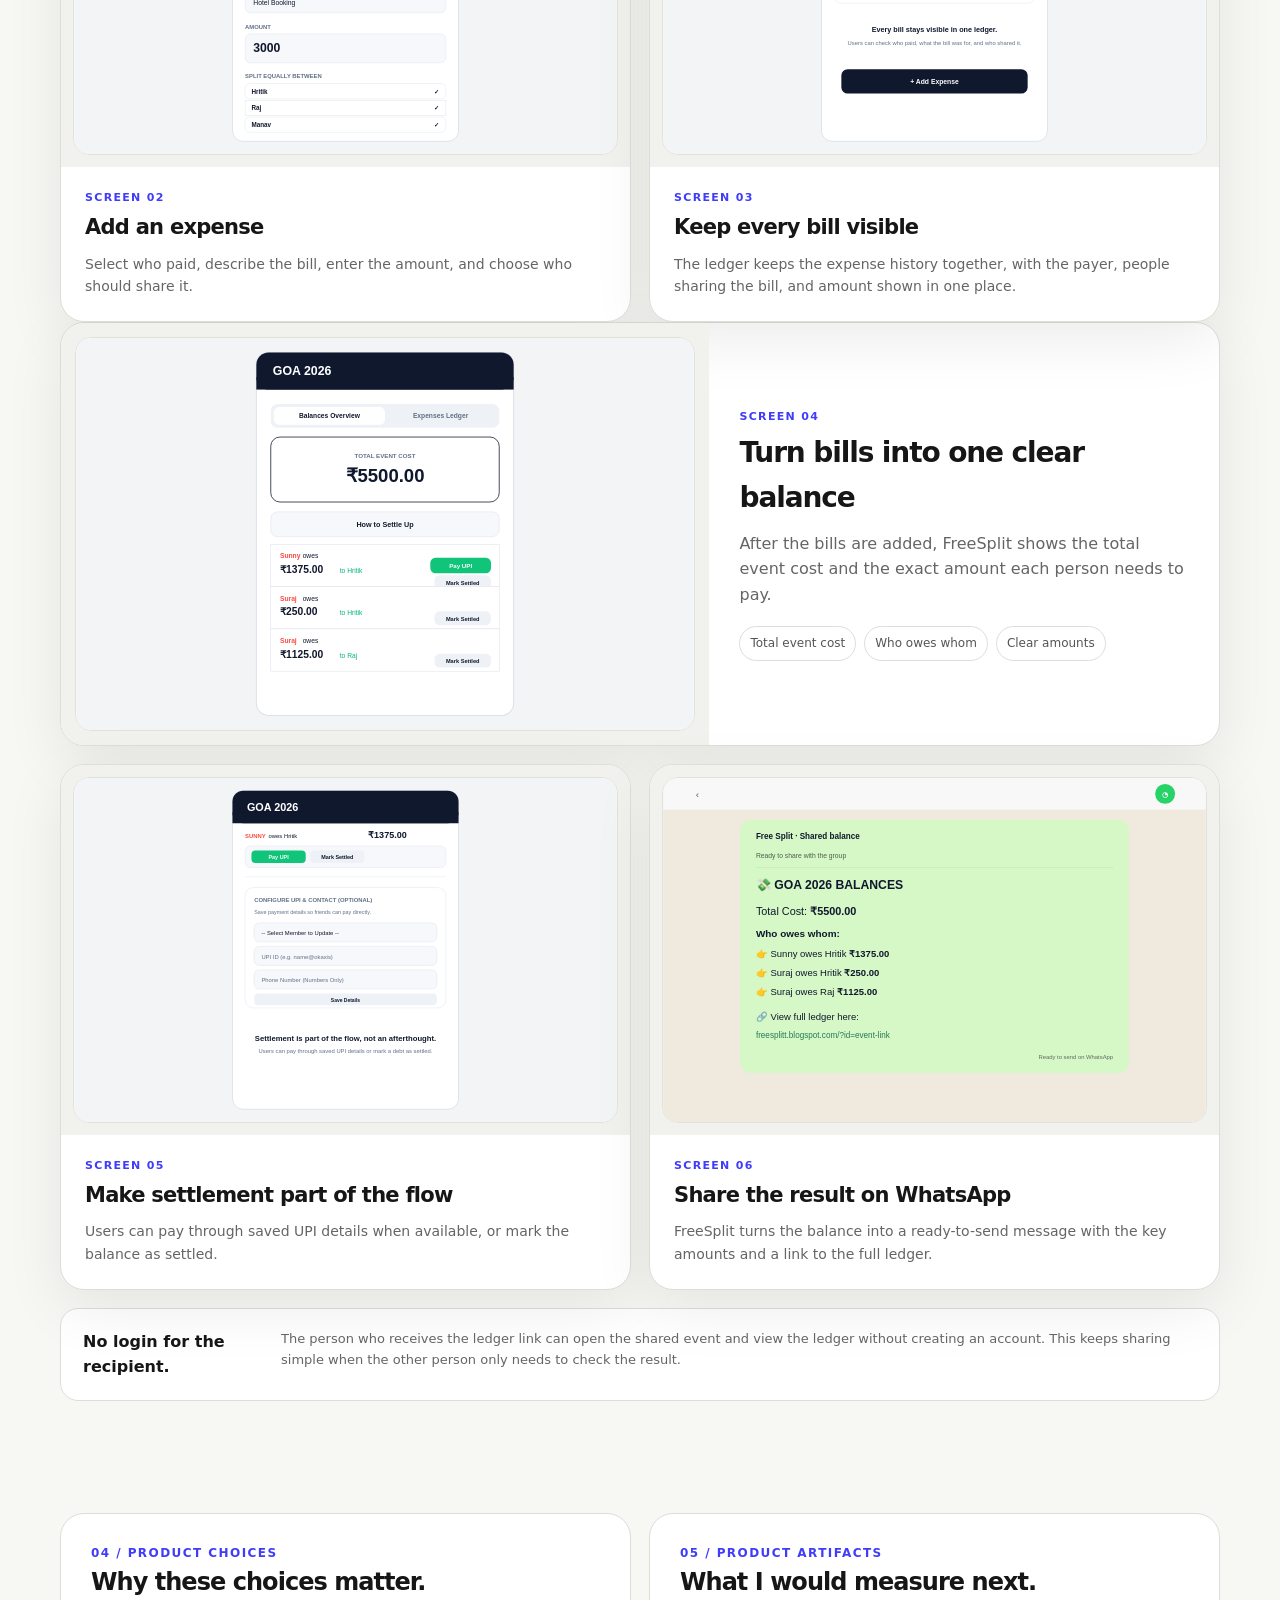
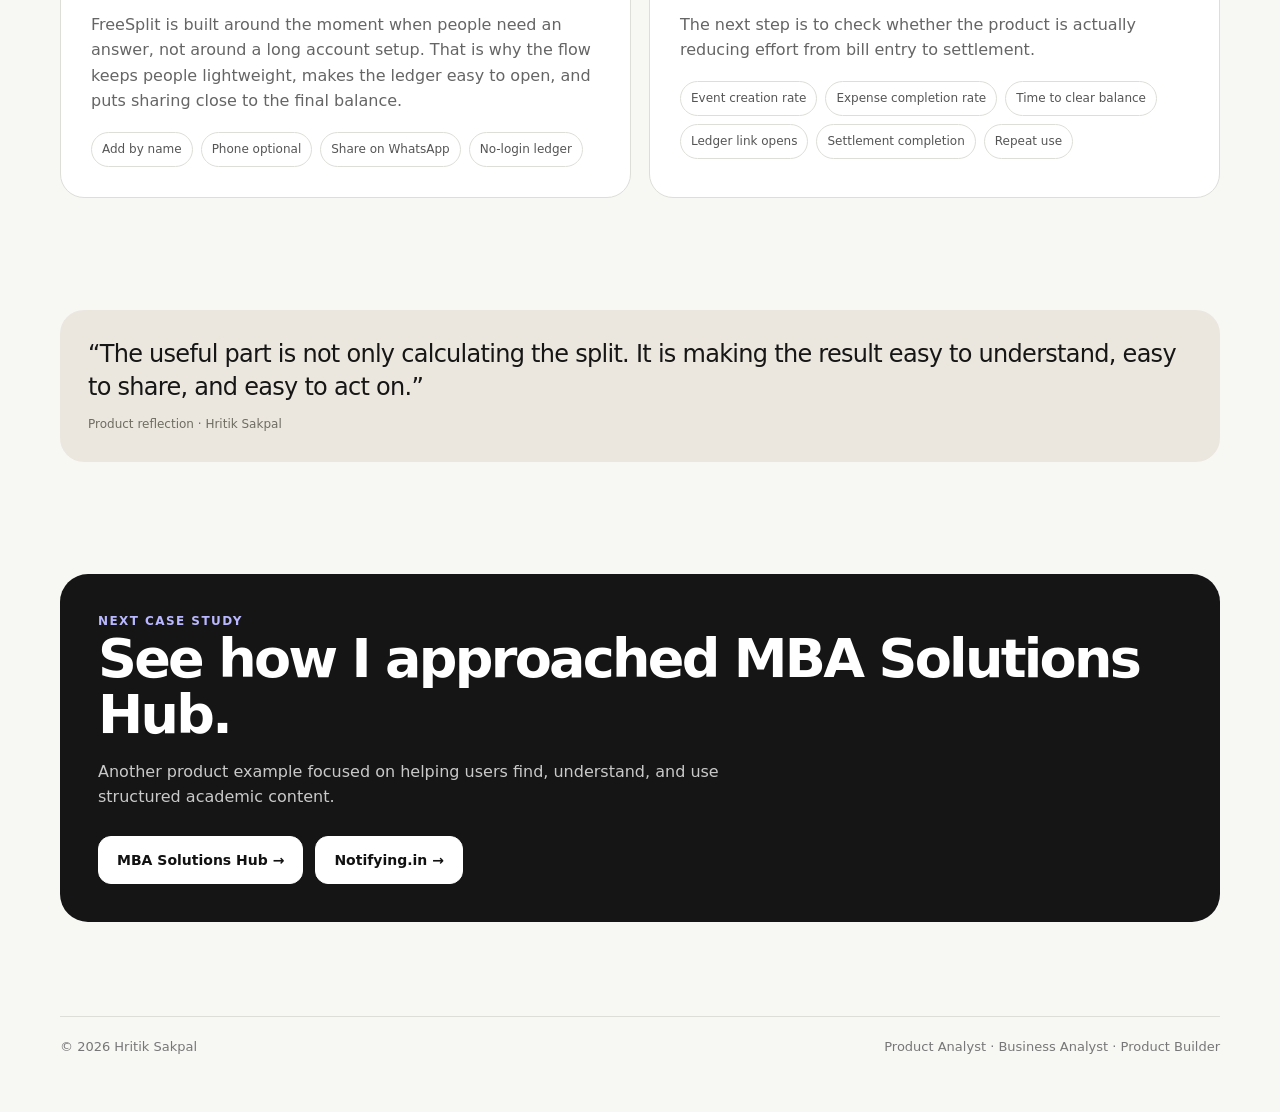
<file: freesplit.html>
<!doctype html>
<html lang="en-IN">
<head>
<meta charset="utf-8">
<meta name="viewport" content="width=device-width, initial-scale=1">
<meta name="description" content="FreeSplit case study by Hritik Sakpal: a low-friction expense splitting product that turns group bills into clear balances, shareable WhatsApp messages, and easy settlement.">
<meta name="author" content="Hritik Sakpal">
<meta name="robots" content="index,follow,max-image-preview:large,max-snippet:-1,max-video-preview:-1">
<meta name="googlebot" content="index,follow,max-image-preview:large,max-snippet:-1,max-video-preview:-1">
<link rel="canonical" href="https://hritiksakpal.github.io/portfolio/freesplit.html">
<meta name="theme-color" content="#f7f7f4">
<meta property="og:title" content="FreeSplit Case Study — Hritik Sakpal">
<meta property="og:description" content="How FreeSplit turns group expenses into clear balances, WhatsApp-ready sharing, a public ledger link, and simple settlement.">
<meta property="og:type" content="article">
<meta property="og:url" content="https://hritiksakpal.github.io/portfolio/freesplit.html">
<meta property="og:site_name" content="Hritik Sakpal">
<meta property="og:locale" content="en_IN">
<meta property="og:image" content="https://hritiksakpal.github.io/portfolio/assets/profile.jpg">
<meta property="og:image:alt" content="Hritik Sakpal — Product Analyst">
<meta name="twitter:card" content="summary_large_image">
<meta name="twitter:title" content="FreeSplit Case Study — Hritik Sakpal">
<meta name="twitter:description" content="How FreeSplit turns group expenses into clear balances, WhatsApp-ready sharing, a public ledger link, and simple settlement.">
<meta name="twitter:image" content="https://hritiksakpal.github.io/portfolio/assets/profile.jpg">
<meta name="twitter:image:alt" content="Hritik Sakpal — Product Analyst">
<title>FreeSplit Case Study | Hritik Sakpal</title>
<link rel="stylesheet" href="case-study.css">
<script type="application/ld+json">
{
  "@context":"https://schema.org",
  "@graph":[
    {
      "@type":"Article",
      "@id":"https://hritiksakpal.github.io/portfolio/freesplit.html#article",
      "headline":"FreeSplit Case Study — Hritik Sakpal",
      "description":"FreeSplit case study by Hritik Sakpal showing how group bills become clear balances, shareable WhatsApp messages, a public ledger link, and simple settlement.",
      "author":{"@id":"https://hritiksakpal.github.io/portfolio/#person"},
      "publisher":{"@id":"https://hritiksakpal.github.io/portfolio/#person"},
      "mainEntityOfPage":{"@id":"https://hritiksakpal.github.io/portfolio/freesplit.html"},
      "url":"https://hritiksakpal.github.io/portfolio/freesplit.html",
      "image":"https://hritiksakpal.github.io/portfolio/assets/profile.jpg",
      "articleSection":"Expense Management",
      "datePublished":"2026-09-22",
      "dateModified":"2026-09-22",
      "inLanguage":"en-IN",
      "isPartOf":{"@id":"https://hritiksakpal.github.io/portfolio/#website"}
    },
    {
      "@type":"Person",
      "@id":"https://hritiksakpal.github.io/portfolio/#person",
      "name":"Hritik Sakpal",
      "url":"https://hritiksakpal.github.io/portfolio/",
      "image":"https://hritiksakpal.github.io/portfolio/assets/profile.jpg",
      "jobTitle":"Product Analyst",
      "sameAs":[
        "https://www.linkedin.com/in/hritik-sakpal/",
        "https://github.com/hritiksakpal"
      ]
    },
    {
      "@type":"WebSite",
      "@id":"https://hritiksakpal.github.io/portfolio/#website",
      "url":"https://hritiksakpal.github.io/portfolio/",
      "name":"Hritik Sakpal",
      "publisher":{"@id":"https://hritiksakpal.github.io/portfolio/#person"}
    },
    {
      "@type":"BreadcrumbList",
      "@id":"https://hritiksakpal.github.io/portfolio/freesplit.html#breadcrumb",
      "itemListElement":[
        {"@type":"ListItem","position":1,"name":"Hritik Sakpal Portfolio","item":"https://hritiksakpal.github.io/portfolio/"},
        {"@type":"ListItem","position":2,"name":"Case Studies","item":"https://hritiksakpal.github.io/portfolio/#work"},
        {"@type":"ListItem","position":3,"name":"FreeSplit","item":"https://hritiksakpal.github.io/portfolio/freesplit.html"}
      ]
    }
  ]
}
</script>
</head>
<body>
<header class="nav">
  <div class="wrap navin">
    <a class="brand" href="./">Hritik Sakpal</a>
    <nav class="links">
      <a href="./">Portfolio</a>
      <a href="#problem">Problem</a>
      <a href="#flow">Flow</a>
      <a href="#screens">Screens</a>
      <a href="#success">Success</a>
    </nav>
  </div>
</header>

<main>
  <div class="wrap">
    <nav class="breadcrumbs" aria-label="Breadcrumb">
      <a href="./">Portfolio</a> / <a href="./#work">Case Studies</a> / <span>FreeSplit</span>
    </nav>
  </div>

  <section class="hero wrap reveal">
    <div class="kicker">Case study / 02</div>
    <h1>Making <span>FreeSplit</span> easy to enter, understand, share and settle.</h1>
    <p class="lead">FreeSplit turns group expenses into a clear balance. People can add bills, see who owes whom, share the result directly on WhatsApp, and open the shared ledger without logging in.</p>
    <div class="hero-actions">
      <a class="btn primary" href="https://freesplitt.blogspot.com/" target="_blank" rel="noreferrer">Open FreeSplit ↗</a>
      <a class="btn" href="./">Back to portfolio</a>
    </div>

    <div class="meta-grid">
      <div class="meta"><b>Product type</b><span>Expense splitting utility</span></div>
      <div class="meta"><b>Main problem</b><span>Group expenses are hard to track and explain</span></div>
      <div class="meta"><b>Key flow</b><span>Add bill → balance → share → settle</span></div>
      <div class="meta"><b>Low-friction choice</b><span>Shared ledger can open without login</span></div>
    </div>
  </section>

  <section id="problem" class="section wrap">
    <div class="section-head reveal">
      <div>
        <div class="kicker">01 / Problem</div>
        <h2>Group expenses get messy when many people pay.</h2>
      </div>
      <p class="section-lead">A trip can have different bills, different payers, and different people sharing each bill. The product needs to keep those details simple and turn them into one clear result.</p>
    </div>

    <div class="grid">
      <article class="card copy span-7 reveal">
        <h3>The product needs to answer four simple questions.</h3>
        <p>Who is in the group? Who paid for this bill? Who should share the bill? After all bills are added, who owes whom?</p>
        <p>FreeSplit keeps these questions close to the point where the user makes each decision instead of asking them to remember the whole calculation.</p>
        <div class="pills">
          <span class="pill">Who is in the group?</span>
          <span class="pill">Who paid?</span>
          <span class="pill">Who shares?</span>
          <span class="pill">Who owes whom?</span>
        </div>
      </article>
      <aside class="evidence span-5 reveal">
        <div class="mock-screen">
          <div class="mock-label">Product goal</div>
          <div class="mock-title">Clear answer, fewer calculations</div>
          <div class="mock-line s1"></div>
          <div class="mock-line s2"></div>
          <div class="mock-line s3"></div>
          <div class="mock-cards"><div class="mock-card"></div><div class="mock-card"></div><div class="mock-card"></div></div>
        </div>
      </aside>
    </div>
  </section>

  <section id="flow" class="section wrap">
    <div class="section-head reveal">
      <div>
        <div class="kicker">02 / End-to-end flow</div>
        <h2>One flow from the first bill to the final settlement.</h2>
      </div>
      <p class="section-lead">The product is designed around the real job to be done: record the money, understand the result, tell the group, and close the balance.</p>
    </div>

    <div class="timeline reveal">
      <div class="step-row"><div class="num">01</div><div><h3>Start the split</h3><p>Create an event, choose the currency, and add people by name. A phone number is optional.</p></div></div>
      <div class="step-row"><div class="num">02</div><div><h3>Add each bill</h3><p>Select who paid, add a simple description, enter the amount, and choose who shares that bill.</p></div></div>
      <div class="step-row"><div class="num">03</div><div><h3>Check the ledger</h3><p>Keep every bill visible so users can see what was paid and who was included.</p></div></div>
      <div class="step-row"><div class="num">04</div><div><h3>See the balance</h3><p>Combine the bills into a clear “who owes whom” result instead of making users do the math themselves.</p></div></div>
      <div class="step-row"><div class="num">05</div><div><h3>Share and settle</h3><p>Share the summary on WhatsApp, open the ledger from the link, pay by UPI when available, or mark the balance as settled.</p></div></div>
    </div>
  </section>

  <section id="screens" class="section wrap">
    <div class="section-head reveal">
      <div>
        <div class="kicker">03 / Product screens</div>
        <h2>How the flow looks in the product.</h2>
      </div>
      <p class="section-lead">Each screen below is explained in plain language so the product logic is easy to follow.</p>
    </div>

    <div class="screen-feature reveal">
      <div class="screen-image">
        <img src="assets/freesplit/start-event.svg" alt="FreeSplit screen for starting a trip expense split, choosing a category, naming the event, setting currency, and adding friends">
      </div>
      <div class="screen-feature-copy">
        <div class="screen-label">Screen 01</div>
        <h3>Start a split</h3>
        <p>Choose what you are splitting, give the event a name, set the currency, and add the people who will be part of the event.</p>
        <div class="pills">
          <span class="pill">Trip / Dinner / Flatmates</span>
          <span class="pill">Currency</span>
          <span class="pill">Add people</span>
        </div>
      </div>
    </div>

    <div class="screen-grid two">
      <figure class="screen-card reveal">
        <div class="screen-image"><img src="assets/freesplit/add-expense.svg" alt="FreeSplit add bill screen showing payer selection, description, amount, and people sharing the bill"></div>
        <figcaption>
          <div class="screen-label">Screen 02</div>
          <h3>Add an expense</h3>
          <p>Select who paid, describe the bill, enter the amount, and choose who should share it.</p>
        </figcaption>
      </figure>

      <figure class="screen-card reveal">
        <div class="screen-image"><img src="assets/freesplit/ledger.svg" alt="FreeSplit expenses ledger showing bills, who paid, who shared each bill, and the amount"></div>
        <figcaption>
          <div class="screen-label">Screen 03</div>
          <h3>Keep every bill visible</h3>
          <p>The ledger keeps the expense history together, with the payer, people sharing the bill, and amount shown in one place.</p>
        </figcaption>
      </figure>
    </div>

    <div class="screen-feature compact reveal">
      <div class="screen-image">
        <img src="assets/freesplit/balances.svg" alt="FreeSplit balance screen showing total event cost and the exact amounts each person owes">
      </div>
      <div class="screen-feature-copy">
        <div class="screen-label">Screen 04</div>
        <h3>Turn bills into one clear balance</h3>
        <p>After the bills are added, FreeSplit shows the total event cost and the exact amount each person needs to pay.</p>
        <div class="pills">
          <span class="pill">Total event cost</span>
          <span class="pill">Who owes whom</span>
          <span class="pill">Clear amounts</span>
        </div>
      </div>
    </div>

    <div class="screen-grid two">
      <figure class="screen-card reveal">
        <div class="screen-image"><img src="assets/freesplit/settlement.svg" alt="FreeSplit settlement screen showing UPI payment and an optional section to save UPI ID and phone number"></div>
        <figcaption>
          <div class="screen-label">Screen 05</div>
          <h3>Make settlement part of the flow</h3>
          <p>Users can pay through saved UPI details when available, or mark the balance as settled.</p>
        </figcaption>
      </figure>

      <figure class="screen-card reveal">
        <div class="screen-image"><img src="assets/freesplit/whatsapp-share.svg" alt="FreeSplit WhatsApp-ready balance message showing total cost, who owes whom, and a link to the full ledger"></div>
        <figcaption>
          <div class="screen-label">Screen 06</div>
          <h3>Share the result on WhatsApp</h3>
          <p>FreeSplit turns the balance into a ready-to-send message with the key amounts and a link to the full ledger.</p>
        </figcaption>
      </figure>
    </div>

    <div class="screen-section-note reveal">
      <strong>No login for the recipient.</strong>
      <span>The person who receives the ledger link can open the shared event and view the ledger without creating an account. This keeps sharing simple when the other person only needs to check the result.</span>
    </div>
  </section>

  <section class="section wrap">
    <div class="grid">
      <article class="card copy span-6 reveal">
        <div class="kicker">04 / Product choices</div>
        <h3>Why these choices matter.</h3>
        <p>FreeSplit is built around the moment when people need an answer, not around a long account setup. That is why the flow keeps people lightweight, makes the ledger easy to open, and puts sharing close to the final balance.</p>
        <div class="pills">
          <span class="pill">Add by name</span>
          <span class="pill">Phone optional</span>
          <span class="pill">Share on WhatsApp</span>
          <span class="pill">No-login ledger</span>
        </div>
      </article>

      <article class="card copy span-6 reveal">
        <div class="kicker">05 / Product artifacts</div>
        <h3>What I would measure next.</h3>
        <p>The next step is to check whether the product is actually reducing effort from bill entry to settlement.</p>
        <div class="pills">
          <span class="pill">Event creation rate</span>
          <span class="pill">Expense completion rate</span>
          <span class="pill">Time to clear balance</span>
          <span class="pill">Ledger link opens</span>
          <span class="pill">Settlement completion</span>
          <span class="pill">Repeat use</span>
        </div>
      </article>
    </div>
  </section>

  <section id="success" class="section wrap">
    <div class="quote reveal">
      <p>“The useful part is not only calculating the split. It is making the result easy to understand, easy to share, and easy to act on.”</p>
      <span>Product reflection · Hritik Sakpal</span>
    </div>
  </section>

  <section class="section wrap">
    <div class="cta reveal">
      <div class="kicker" style="color:#b9b7ff">Next case study</div>
      <h2>See how I approached MBA Solutions Hub.</h2>
      <p>Another product example focused on helping users find, understand, and use structured academic content.</p>
      <div class="hero-actions">
        <a class="btn" href="mba-solutions-hub.html">MBA Solutions Hub →</a>
        <a class="btn" href="notifying-in.html">Notifying.in →</a>
      </div>
    </div>
  </section>
</main>

<footer>
  <div class="wrap foot">
    <span>© 2026 Hritik Sakpal</span>
    <span>Product Analyst · Business Analyst · Product Builder</span>
  </div>
</footer>

<script>
const obs=new IntersectionObserver(es=>es.forEach(e=>{if(e.isIntersecting)e.target.classList.add('on')}),{threshold:.08});
document.querySelectorAll('.reveal').forEach(el=>obs.observe(el));
</script>
</body>
</html>
</file>
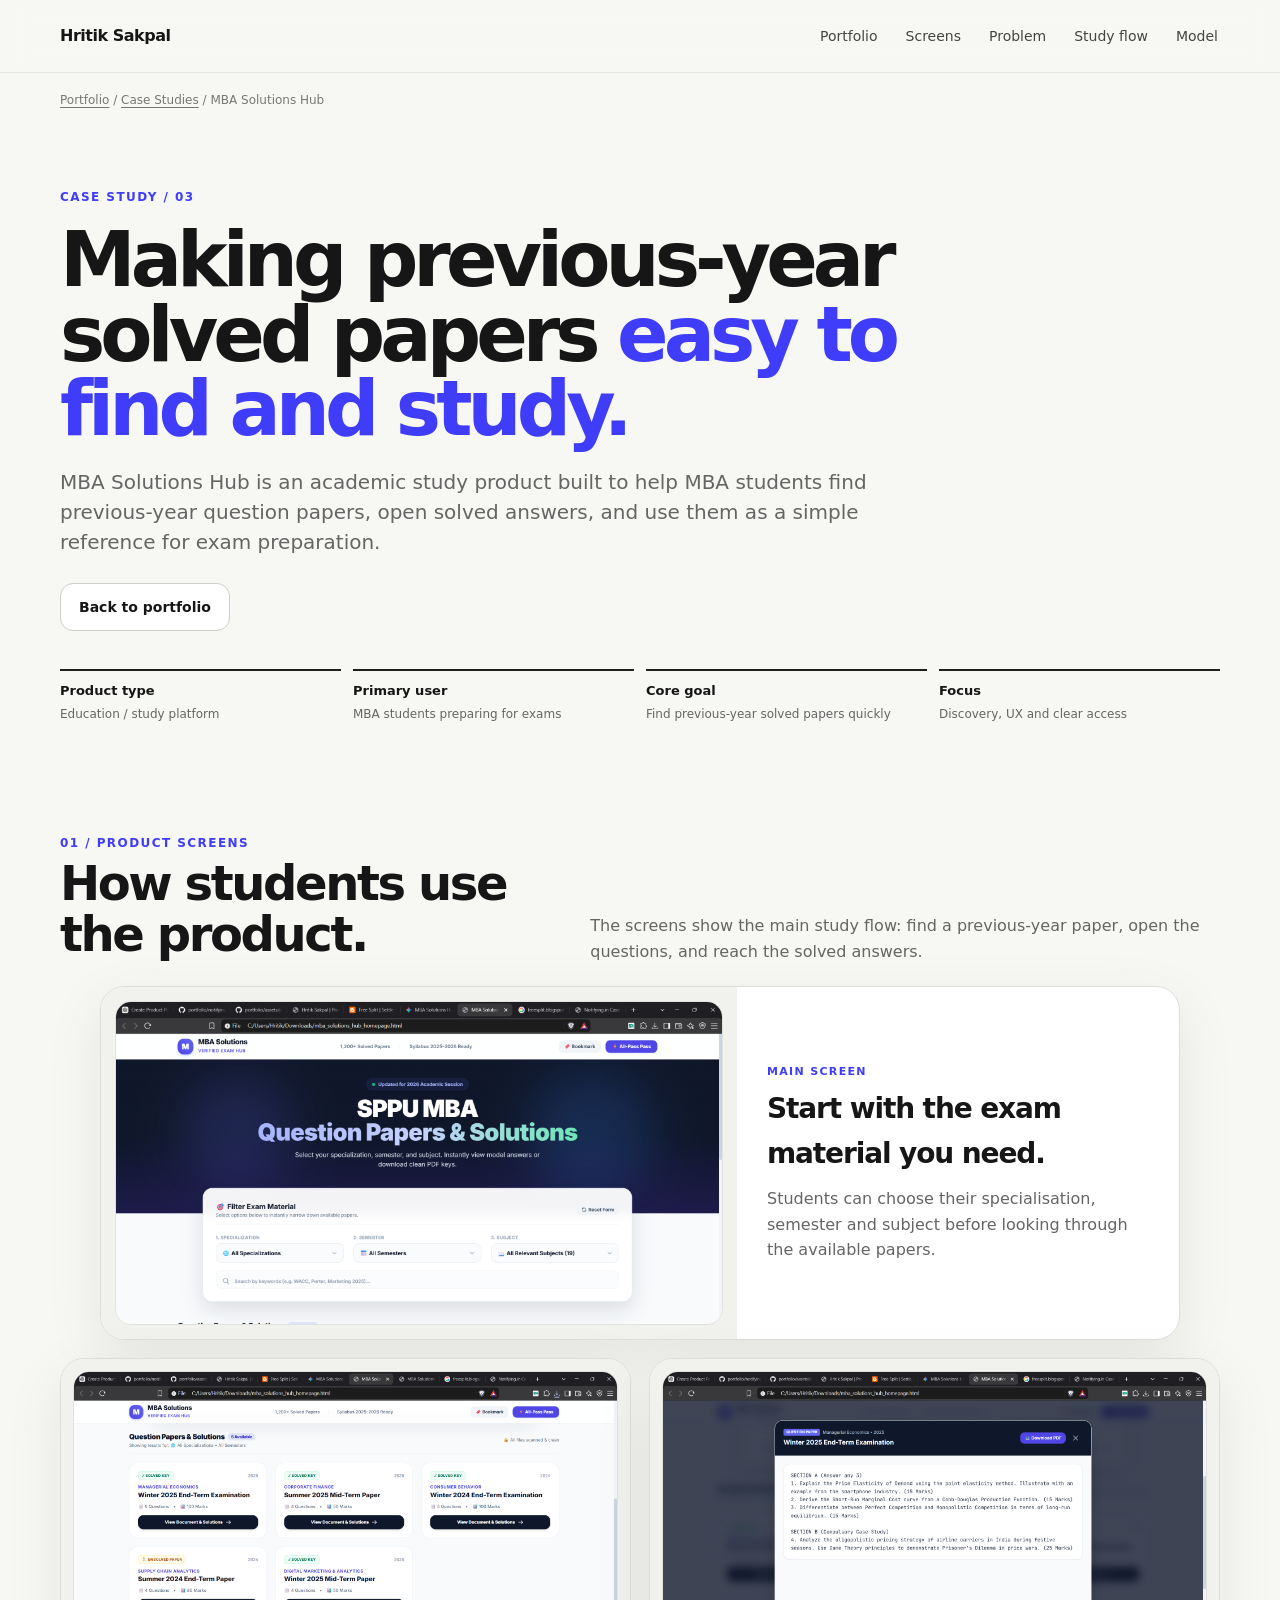
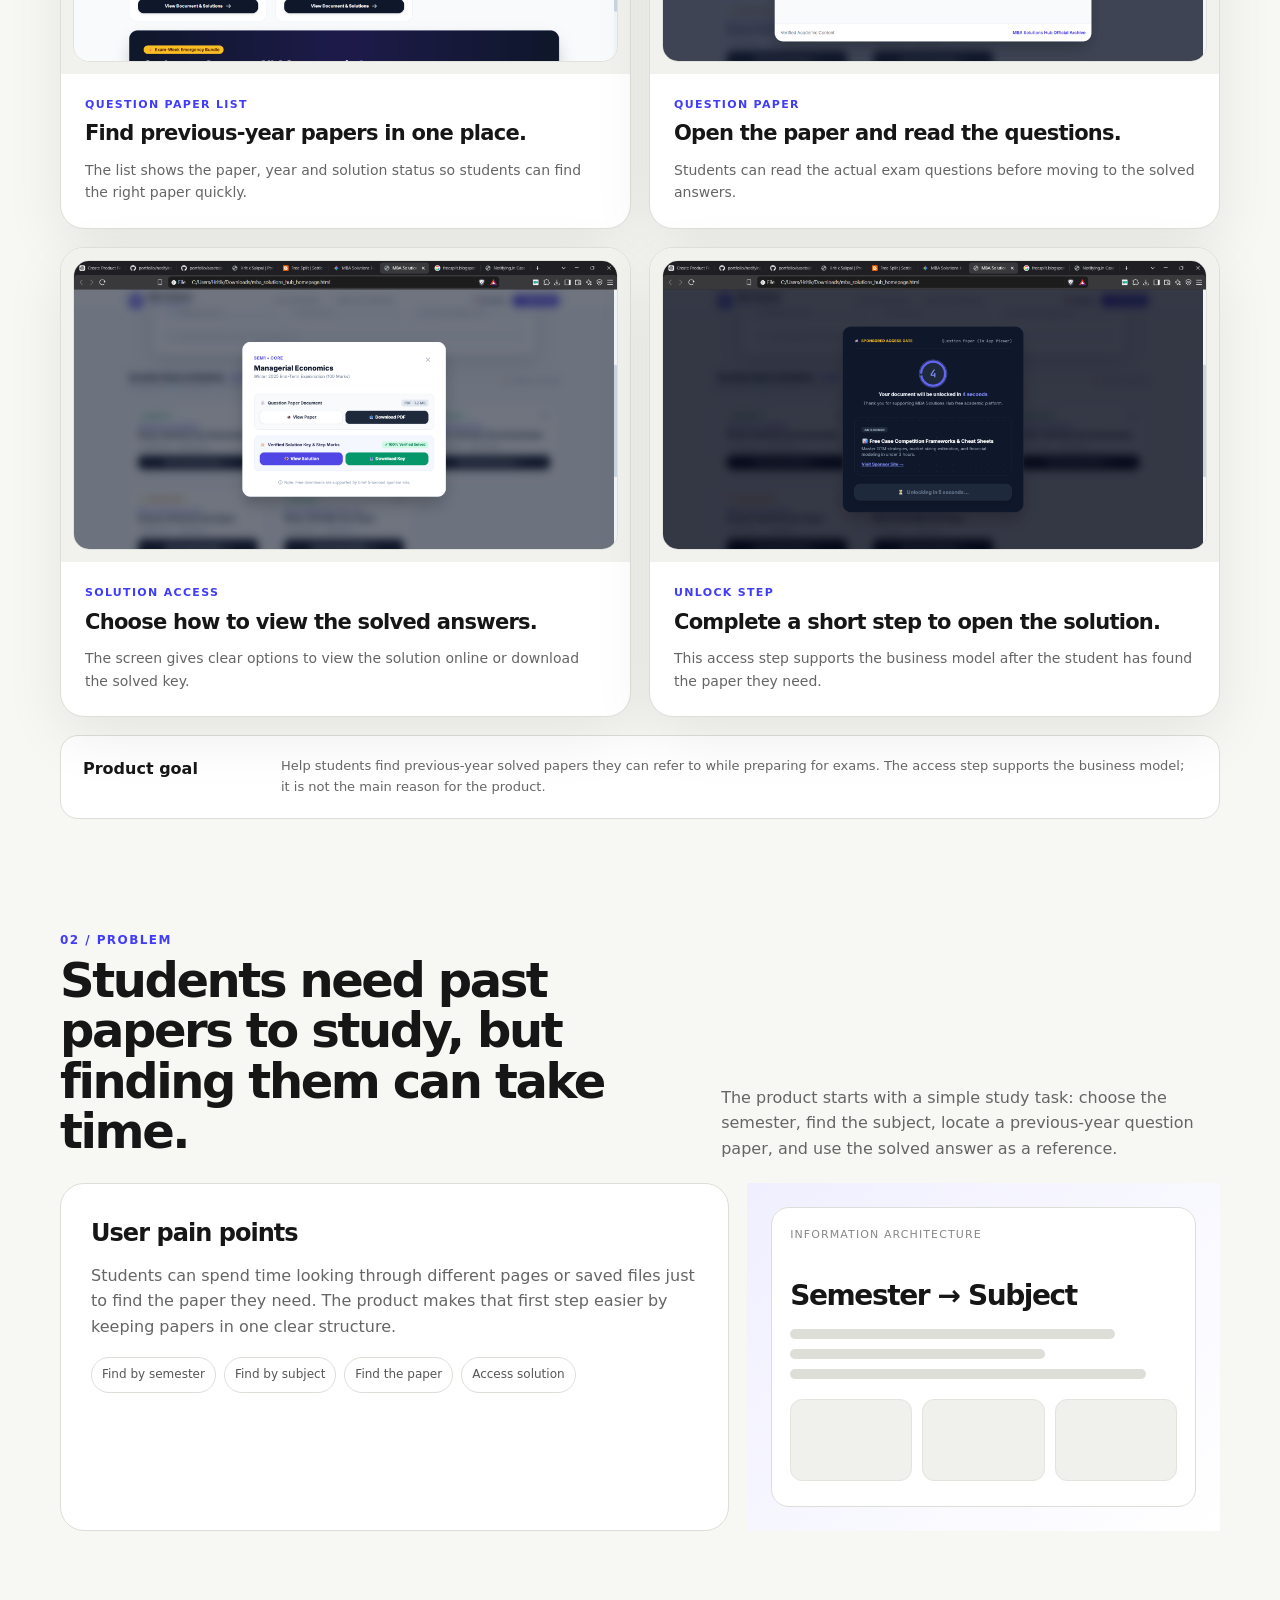
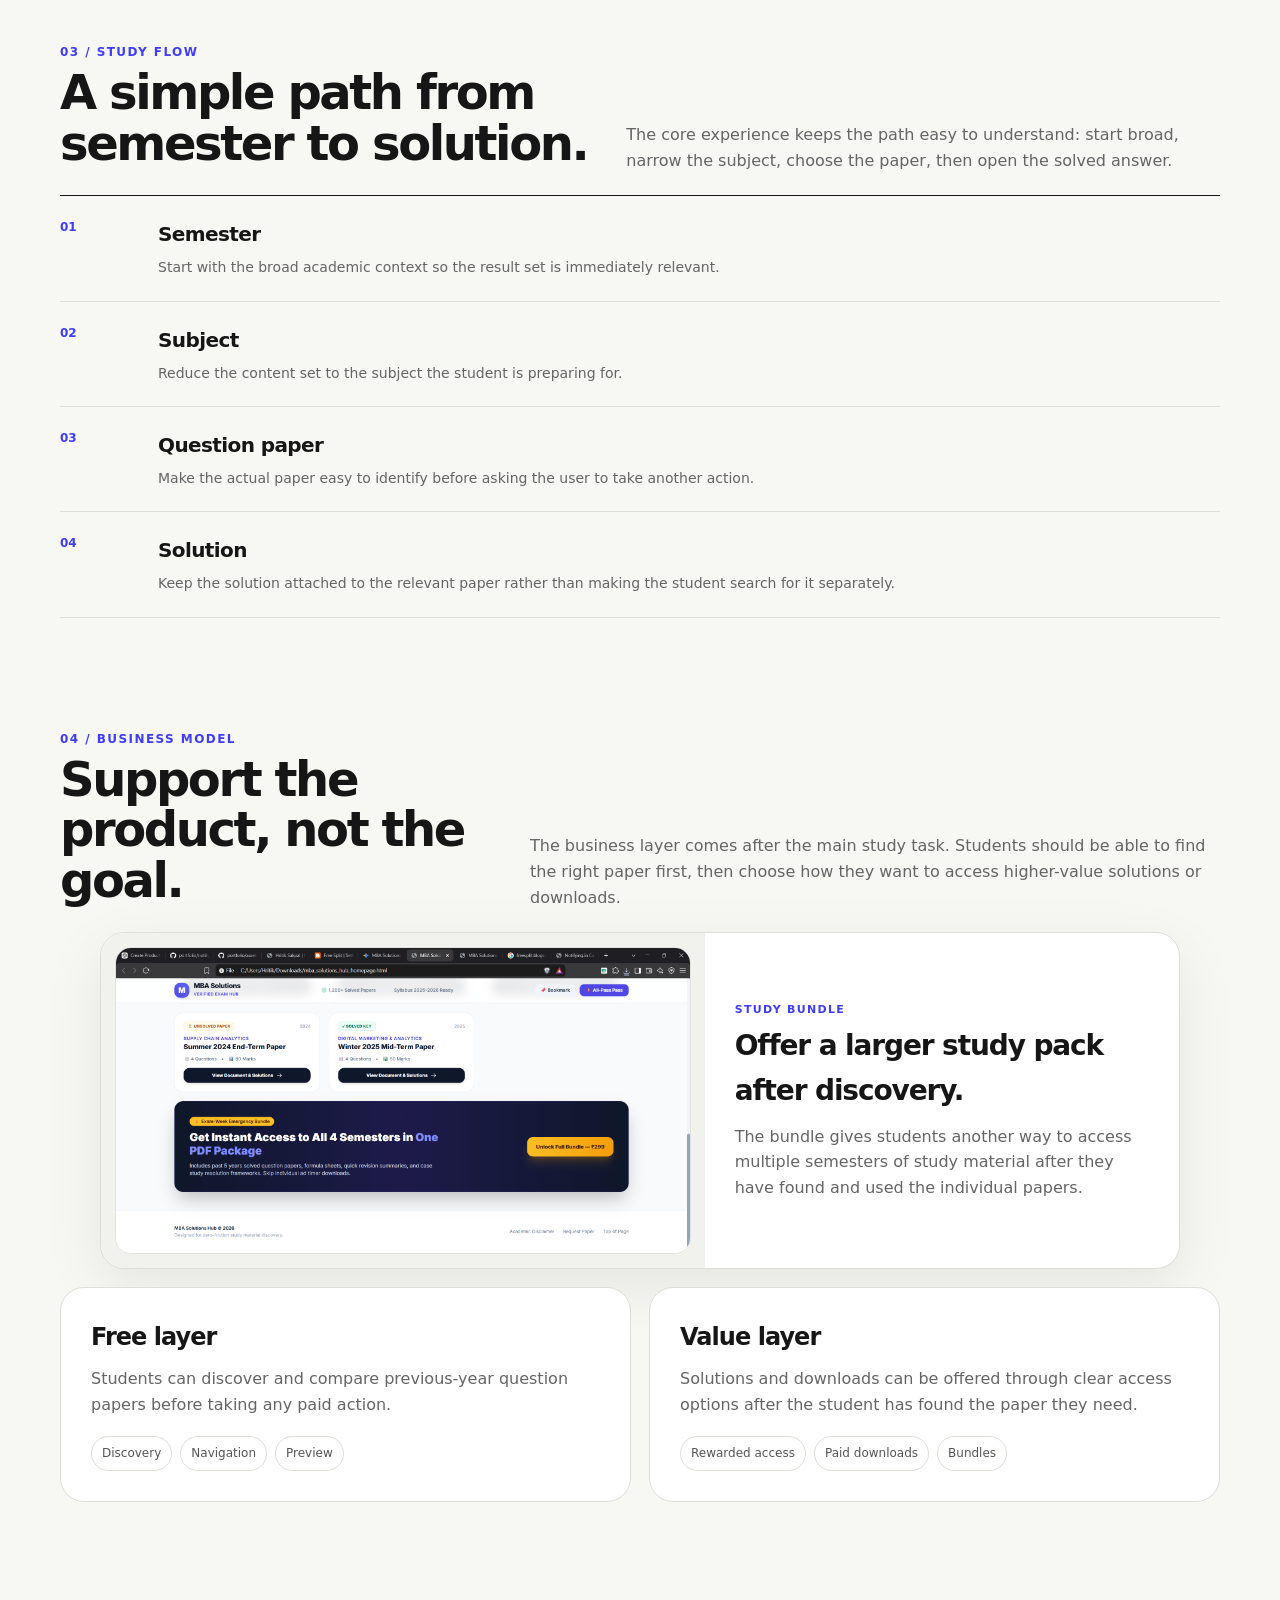
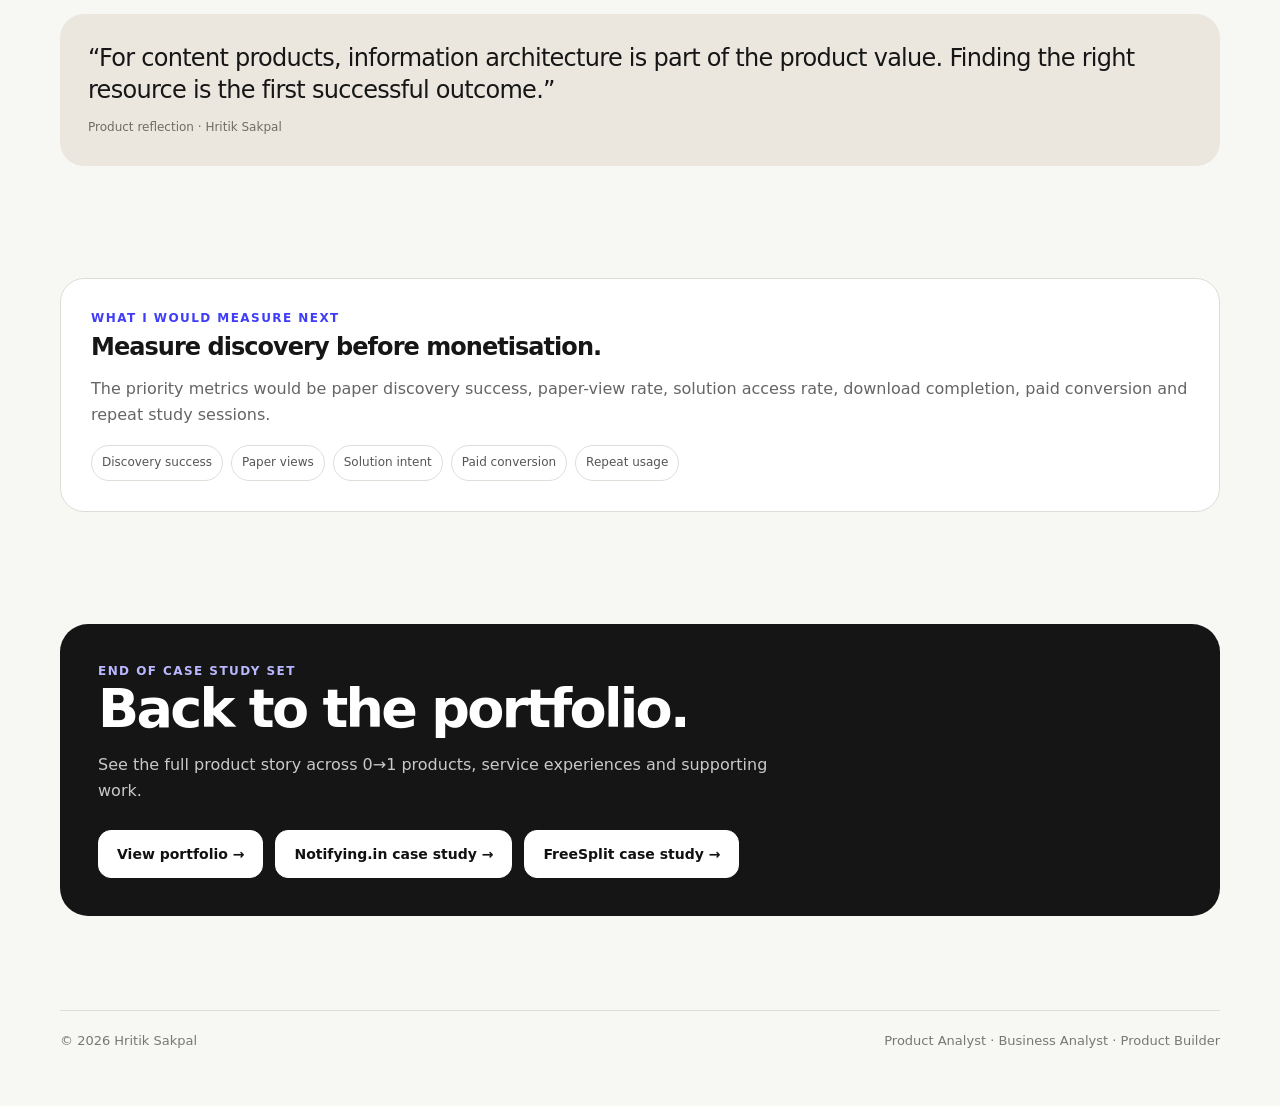
<file: mba-solutions-hub.html>
<meta charset="utf-8">
<meta name="viewport" content="width=device-width, initial-scale=1">
<meta name="description" content="MBA Solutions Hub case study by Hritik Sakpal covering previous-year question paper discovery, solved-answer access, simple navigation, UX and a supporting monetisation model.">
<meta name="author" content="Hritik Sakpal">
<meta name="robots" content="index,follow,max-image-preview:large,max-snippet:-1,max-video-preview:-1">
<meta name="googlebot" content="index,follow,max-image-preview:large,max-snippet:-1,max-video-preview:-1">
<link rel="canonical" href="https://hritiksakpal.github.io/portfolio/mba-solutions-hub.html">
<meta name="theme-color" content="#f7f7f4">
<meta property="og:title" content="MBA Solutions Hub Case Study — Hritik Sakpal">
<meta property="og:description" content="How Hritik Sakpal structured MBA Solutions Hub to help students find previous-year question papers and use solved answers for exam preparation.">
<meta property="og:type" content="article">
<meta property="og:url" content="https://hritiksakpal.github.io/portfolio/mba-solutions-hub.html">
<meta property="og:site_name" content="Hritik Sakpal">
<meta property="og:locale" content="en_IN">
<meta property="og:image" content="https://hritiksakpal.github.io/portfolio/assets/profile.jpg">
<meta property="og:image:alt" content="Hritik Sakpal — Product Analyst">
<meta name="twitter:card" content="summary_large_image">
<meta name="twitter:title" content="MBA Solutions Hub Case Study — Hritik Sakpal">
<meta name="twitter:description" content="How Hritik Sakpal structured MBA Solutions Hub around predictable academic resource discovery and monetisation.">
<meta name="twitter:image" content="https://hritiksakpal.github.io/portfolio/assets/profile.jpg">
<meta name="twitter:image:alt" content="Hritik Sakpal — Product Analyst">
<title>MBA Solutions Hub Case Study | Hritik Sakpal</title>
<link rel="stylesheet" href="case-study.css">
<script type="application/ld+json">
{
  "@context":"https://schema.org",
  "@graph":[
    {
      "@type":"Article",
      "@id":"https://hritiksakpal.github.io/portfolio/mba-solutions-hub.html#article",
      "headline":"MBA Solutions Hub Case Study — Hritik Sakpal",
      "description":"MBA Solutions Hub case study by Hritik Sakpal covering previous-year question paper discovery, solved-answer access, simple navigation, UX and a supporting monetisation model.",
      "author":{"@id":"https://hritiksakpal.github.io/portfolio/#person"},
      "publisher":{"@id":"https://hritiksakpal.github.io/portfolio/#person"},
      "mainEntityOfPage":{"@id":"https://hritiksakpal.github.io/portfolio/mba-solutions-hub.html"},
      "url":"https://hritiksakpal.github.io/portfolio/mba-solutions-hub.html",
      "image":"https://hritiksakpal.github.io/portfolio/assets/profile.jpg",
      "articleSection":"Education / Content Product",
      "datePublished":"2026-09-22",
      "dateModified":"2026-09-22",
      "inLanguage":"en-IN",
      "isPartOf":{"@id":"https://hritiksakpal.github.io/portfolio/#website"}
    },
    {
      "@type":"Person",
      "@id":"https://hritiksakpal.github.io/portfolio/#person",
      "name":"Hritik Sakpal",
      "url":"https://hritiksakpal.github.io/portfolio/",
      "image":"https://hritiksakpal.github.io/portfolio/assets/profile.jpg",
      "jobTitle":"Product Analyst",
      "sameAs":[
        "https://www.linkedin.com/in/hritik-sakpal/",
        "https://github.com/hritiksakpal"
      ]
    },
    {
      "@type":"WebSite",
      "@id":"https://hritiksakpal.github.io/portfolio/#website",
      "url":"https://hritiksakpal.github.io/portfolio/",
      "name":"Hritik Sakpal",
      "publisher":{"@id":"https://hritiksakpal.github.io/portfolio/#person"}
    },
    {
      "@type":"BreadcrumbList",
      "@id":"https://hritiksakpal.github.io/portfolio/mba-solutions-hub.html#breadcrumb",
      "itemListElement":[
        {"@type":"ListItem","position":1,"name":"Hritik Sakpal Portfolio","item":"https://hritiksakpal.github.io/portfolio/"},
        {"@type":"ListItem","position":2,"name":"Case Studies","item":"https://hritiksakpal.github.io/portfolio/#work"},
        {"@type":"ListItem","position":3,"name":"MBA Solutions Hub","item":"https://hritiksakpal.github.io/portfolio/mba-solutions-hub.html"}
      ]
    }
  ]
}
</script>
</head>
<body>
<header class="nav"><div class="wrap navin"><a class="brand" href="./">Hritik Sakpal</a><nav class="links"><a href="./">Portfolio</a><a href="#screens">Screens</a><a href="#problem">Problem</a><a href="#structure">Study flow</a><a href="#model">Model</a></nav></div></header>
<main><div class="wrap"><nav class="breadcrumbs" aria-label="Breadcrumb"><a href="./">Portfolio</a> / <a href="./#work">Case Studies</a> / <span>MBA Solutions Hub</span></nav></div>

<section class="hero wrap reveal"><div class="kicker">Case study / 03</div><h1>Making previous-year solved papers <span>easy to find and study.</span></h1><p class="lead">MBA Solutions Hub is an academic study product built to help MBA students find previous-year question papers, open solved answers, and use them as a simple reference for exam preparation.</p><div class="hero-actions"><a class="btn" href="./">Back to portfolio</a></div>
<div class="meta-grid"><div class="meta"><b>Product type</b><span>Education / study platform</span></div><div class="meta"><b>Primary user</b><span>MBA students preparing for exams</span></div><div class="meta"><b>Core goal</b><span>Find previous-year solved papers quickly</span></div><div class="meta"><b>Focus</b><span>Discovery, UX and clear access</span></div></div></section>

<section class="section wrap" id="screens"><div class="section-head reveal"><div><div class="kicker">01 / Product screens</div><h2>How students use the product.</h2></div><p class="section-lead">The screens show the main study flow: find a previous-year paper, open the questions, and reach the solved answers.</p></div>
<figure class="screen-feature reveal"><div class="screen-image"><img src="assets/projects/mba-solutions.jpg" alt="MBA Solutions Hub main screen screenshot" loading="lazy"></div><figcaption class="screen-feature-copy"><div class="screen-label">Main screen</div><h3>Start with the exam material you need.</h3><p>Students can choose their specialisation, semester and subject before looking through the available papers.</p></figcaption></figure>
<div class="screen-grid two">
<figure class="screen-card reveal"><div class="screen-image"><img src="assets/mba-solutions/Screenshot 2026-09-22 212117.png" alt="MBA Solutions Hub question paper list screenshot" loading="lazy"></div><figcaption><div class="screen-label">Question paper list</div><h3>Find previous-year papers in one place.</h3><p>The list shows the paper, year and solution status so students can find the right paper quickly.</p></figcaption></figure>
<figure class="screen-card reveal"><div class="screen-image"><img src="assets/mba-solutions/Screenshot 2026-09-22 212522.png" alt="MBA Solutions Hub question paper screenshot" loading="lazy"></div><figcaption><div class="screen-label">Question paper</div><h3>Open the paper and read the questions.</h3><p>Students can read the actual exam questions before moving to the solved answers.</p></figcaption></figure>
<figure class="screen-card reveal"><div class="screen-image"><img src="assets/mba-solutions/Screenshot 2026-09-22 212506.png" alt="MBA Solutions Hub solution access screenshot" loading="lazy"></div><figcaption><div class="screen-label">Solution access</div><h3>Choose how to view the solved answers.</h3><p>The screen gives clear options to view the solution online or download the solved key.</p></figcaption></figure>
<figure class="screen-card reveal"><div class="screen-image"><img src="assets/mba-solutions/Screenshot 2026-09-22 212513.png" alt="MBA Solutions Hub solution unlock screenshot" loading="lazy"></div><figcaption><div class="screen-label">Unlock step</div><h3>Complete a short step to open the solution.</h3><p>This access step supports the business model after the student has found the paper they need.</p></figcaption></figure>
</div>
<div class="screen-section-note reveal"><strong>Product goal</strong><span>Help students find previous-year solved papers they can refer to while preparing for exams. The access step supports the business model; it is not the main reason for the product.</span></div></section>

<section id="problem" class="section wrap"><div class="section-head reveal"><div><div class="kicker">02 / Problem</div><h2>Students need past papers to study, but finding them can take time.</h2></div><p class="section-lead">The product starts with a simple study task: choose the semester, find the subject, locate a previous-year question paper, and use the solved answer as a reference.</p></div>
<div class="grid"><article class="card copy span-7 reveal"><h3>User pain points</h3><p>Students can spend time looking through different pages or saved files just to find the paper they need. The product makes that first step easier by keeping papers in one clear structure.</p><div class="pills"><span class="pill">Find by semester</span><span class="pill">Find by subject</span><span class="pill">Find the paper</span><span class="pill">Access solution</span></div></article><aside class="evidence span-5 reveal"><div class="mock-screen"><div class="mock-label">Information architecture</div><div class="mock-title">Semester → Subject</div><div class="mock-line s1"></div><div class="mock-line s2"></div><div class="mock-line s3"></div><div class="mock-cards"><div class="mock-card"></div><div class="mock-card"></div><div class="mock-card"></div></div></div></aside></div></section>

<section id="structure" class="section wrap"><div class="section-head reveal"><div><div class="kicker">03 / Study flow</div><h2>A simple path from semester to solution.</h2></div><p class="section-lead">The core experience keeps the path easy to understand: start broad, narrow the subject, choose the paper, then open the solved answer.</p></div>
<div class="timeline reveal">
<div class="step-row"><div class="num">01</div><div><h3>Semester</h3><p>Start with the broad academic context so the result set is immediately relevant.</p></div></div>
<div class="step-row"><div class="num">02</div><div><h3>Subject</h3><p>Reduce the content set to the subject the student is preparing for.</p></div></div>
<div class="step-row"><div class="num">03</div><div><h3>Question paper</h3><p>Make the actual paper easy to identify before asking the user to take another action.</p></div></div>
<div class="step-row"><div class="num">04</div><div><h3>Solution</h3><p>Keep the solution attached to the relevant paper rather than making the student search for it separately.</p></div></div>
</div></section>

<section id="model" class="section wrap"><div class="section-head reveal"><div><div class="kicker">04 / Business model</div><h2>Support the product, not the goal.</h2></div><p class="section-lead">The business layer comes after the main study task. Students should be able to find the right paper first, then choose how they want to access higher-value solutions or downloads.</p></div>
<figure class="screen-feature compact reveal"><div class="screen-image"><img src="assets/mba-solutions/Screenshot 2026-09-22 212124.png" alt="MBA Solutions Hub study bundle and pricing screenshot" loading="lazy"></div><figcaption class="screen-feature-copy"><div class="screen-label">Study bundle</div><h3>Offer a larger study pack after discovery.</h3><p>The bundle gives students another way to access multiple semesters of study material after they have found and used the individual papers.</p></figcaption></figure>
<div class="grid" style="margin-top:18px"><article class="card copy span-6 reveal"><h3>Free layer</h3><p>Students can discover and compare previous-year question papers before taking any paid action.</p><div class="pills"><span class="pill">Discovery</span><span class="pill">Navigation</span><span class="pill">Preview</span></div></article><article class="card copy span-6 reveal"><h3>Value layer</h3><p>Solutions and downloads can be offered through clear access options after the student has found the paper they need.</p><div class="pills"><span class="pill">Rewarded access</span><span class="pill">Paid downloads</span><span class="pill">Bundles</span></div></article></div></section>

<section class="section wrap"><div class="quote reveal"><p>“For content products, information architecture is part of the product value. Finding the right resource is the first successful outcome.”</p><span>Product reflection · Hritik Sakpal</span></div></section>

<section class="section wrap"><div class="card copy reveal"><div class="kicker">What I would measure next</div><h3>Measure discovery before monetisation.</h3><p>The priority metrics would be paper discovery success, paper-view rate, solution access rate, download completion, paid conversion and repeat study sessions.</p><div class="pills"><span class="pill">Discovery success</span><span class="pill">Paper views</span><span class="pill">Solution intent</span><span class="pill">Paid conversion</span><span class="pill">Repeat usage</span></div></div></section>

<section class="section wrap"><div class="cta reveal"><div class="kicker" style="color:#b9b7ff">End of case study set</div><h2>Back to the portfolio.</h2><p>See the full product story across 0→1 products, service experiences and supporting work.</p><div class="hero-actions"><a class="btn" href="./">View portfolio →</a><a class="btn" href="notifying-in.html">Notifying.in case study →</a><a class="btn" href="freesplit.html">FreeSplit case study →</a></div></div></section>
</main>
<footer><div class="wrap foot"><span>© 2026 Hritik Sakpal</span><span>Product Analyst · Business Analyst · Product Builder</span></div></footer>
<script>const obs=new IntersectionObserver(es=>es.forEach(e=>{if(e.isIntersecting)e.target.classList.add('on')}),{threshold:.08});document.querySelectorAll('.reveal').forEach(el=>obs.observe(el));</script>
</body></html>
</file>
<file: case-study.css>
:root{--bg:#f7f7f4;--surface:#fff;--ink:#161616;--muted:#656565;--line:#deded8;--accent:#3f3cfa;--accent2:#ecebff;--dark:#151515;--shadow:0 18px 60px rgba(0,0,0,.08);--radius:24px}
*{box-sizing:border-box}
html{scroll-behavior:smooth}
body{margin:0;background:var(--bg);color:var(--ink);font-family:Inter,ui-sans-serif,system-ui,-apple-system,BlinkMacSystemFont,"Segoe UI",sans-serif;line-height:1.6}
a{color:inherit;text-decoration:none}
.wrap{width:min(1160px,92vw);margin:0 auto}
.nav{position:sticky;top:0;z-index:50;background:rgba(247,247,244,.88);backdrop-filter:blur(14px);border-bottom:1px solid rgba(222,222,216,.75)}
.navin{height:72px;display:flex;align-items:center;justify-content:space-between;gap:20px}
.brand{font-weight:800;letter-spacing:-.03em;white-space:nowrap;flex-shrink:0}
.links{display:flex;align-items:center;justify-content:flex-end;gap:24px;font-size:14px;color:#444;min-width:0}
.links a{white-space:nowrap;padding:6px 2px}
.links a:hover{color:var(--accent)}
section[id]{scroll-margin-top:86px}
.hero{padding:78px 0 54px}
.kicker{font-size:12px;font-weight:800;letter-spacing:.12em;text-transform:uppercase;color:var(--accent)}
.hero h1{font-size:clamp(46px,6vw,76px);line-height:.98;letter-spacing:-.065em;max-width:960px;margin:16px 0 20px}
.hero h1 span{color:var(--accent)}
.lead{font-size:20px;line-height:1.5;color:var(--muted);max-width:820px;margin:0}
.hero-actions{display:flex;gap:12px;flex-wrap:wrap;margin-top:26px}
.btn{display:inline-flex;align-items:center;justify-content:center;gap:8px;padding:12px 18px;border-radius:13px;border:1px solid #cfcfca;font-weight:700;font-size:14px;background:var(--surface)}
.btn.primary{background:var(--dark);color:#fff;border-color:var(--dark)}
.btn:hover{transform:translateY(-1px)}
.meta-grid{display:grid;grid-template-columns:repeat(4,1fr);gap:12px;margin-top:38px}
.meta{border-top:2px solid #1e1e1e;padding-top:10px}
.meta b{font-size:13px}
.meta span{display:block;color:var(--muted);font-size:12px;margin-top:3px}
.section{padding:56px 0}
.section-head{display:flex;justify-content:space-between;align-items:end;gap:20px;margin-bottom:22px}
.section h2{font-size:clamp(30px,4vw,48px);letter-spacing:-.05em;line-height:1.05;margin:5px 0}
.section-lead{max-width:690px;color:var(--muted);margin:0}
.grid{display:grid;grid-template-columns:repeat(12,1fr);gap:18px}
.grid > *,.screen-feature > *,.screen-grid > *{min-width:0}
.card{background:var(--surface);border:1px solid var(--line);border-radius:var(--radius);overflow:hidden}
.copy{padding:30px}
.copy h3{font-size:24px;letter-spacing:-.04em;margin:0 0 10px}
.copy p{color:var(--muted);margin:0 0 15px}
.span-7{grid-column:span 7}
.span-5{grid-column:span 5}
.span-6{grid-column:span 6}
.evidence{padding:24px;background:linear-gradient(135deg,#f0efff,#ffffff)}
.mock-screen{min-height:300px;border:1px solid var(--line);background:#fff;border-radius:18px;padding:18px}
.mock-top{display:flex;justify-content:space-between;gap:10px;align-items:center}
.mock-label{font-size:11px;color:#888;text-transform:uppercase;letter-spacing:.1em}
.mock-title{font-size:28px;font-weight:800;letter-spacing:-.05em;margin:30px 0 6px}
.mock-line{height:10px;background:#deded8;border-radius:999px;margin:10px 0}
.mock-line.s1{width:84%}.mock-line.s2{width:66%}.mock-line.s3{width:92%}
.mock-cards{display:grid;grid-template-columns:repeat(3,1fr);gap:10px;margin-top:20px}
.mock-card{height:82px;border-radius:12px;background:#f0f0ec;border:1px solid #e4e4df}
.note{padding:20px;border:1px solid var(--line);border-radius:18px;background:#fff}
.note b{display:block;margin-bottom:5px}
.note span{color:var(--muted);font-size:13px}
.timeline{border-top:1px solid var(--ink)}
.step-row{display:grid;grid-template-columns:80px 1fr;gap:18px;padding:22px 0;border-bottom:1px solid var(--line)}
.num{font-size:12px;font-weight:800;color:var(--accent)}
.step-row h3{margin:0 0 6px;font-size:20px;letter-spacing:-.03em}
.step-row p{margin:0;color:var(--muted);font-size:14px}
.pills{display:flex;gap:8px;flex-wrap:wrap;margin-top:18px}
.pill{padding:7px 10px;border-radius:999px;border:1px solid var(--line);background:#fff;font-size:12px;color:#555}
.quote{padding:28px;border-radius:24px;background:#ebe7df}
.quote p{font-size:24px;line-height:1.35;letter-spacing:-.03em;margin:0}
.quote span{display:block;margin-top:12px;color:#6f6c62;font-size:12px}
.cta{padding:38px;border-radius:28px;background:var(--dark);color:#fff}
.cta h2{font-size:clamp(32px,5vw,54px);letter-spacing:-.05em;line-height:1.03;margin:0 0 10px}
.cta p{color:#c9c9c9;max-width:680px}
.cta .btn{background:#fff;color:#111;border-color:#fff}
footer{padding:38px 0 54px;color:#777;font-size:13px}
.foot{display:flex;justify-content:space-between;gap:20px;flex-wrap:wrap;border-top:1px solid var(--line);padding-top:20px}
.reveal{opacity:0;transform:translateY(14px);transition:opacity .7s ease,transform .7s ease}
.reveal.on{opacity:1;transform:none}
@media(max-width:900px){.meta-grid{grid-template-columns:1fr 1fr}.span-7,.span-5,.span-6{grid-column:span 12}.section-head{display:grid;grid-template-columns:1fr;gap:12px;align-items:start}.hero{padding-top:58px}}
@media(max-width:620px){.navin{height:64px;gap:6px}.brand{font-size:11px}.links{display:flex;flex:1;gap:4px;justify-content:flex-end;font-size:9px;overflow:visible}.links a{padding:5px 0}.hero h1{font-size:50px}.lead{font-size:17px}.section{padding:44px 0}.meta-grid{grid-template-columns:1fr 1fr}.copy{padding:24px}.step-row{grid-template-columns:52px 1fr}.quote{padding:24px}.quote p{font-size:21px}}
@media(max-width:380px){.navin{gap:5px}.brand{font-size:10.5px}.links{gap:3px;font-size:8.8px}.meta-grid{grid-template-columns:1fr}}
@media(prefers-reduced-motion:reduce){html{scroll-behavior:auto}.reveal{opacity:1;transform:none;transition:none}}
.breadcrumbs{font-size:12px;color:#777;margin:18px 0 0}
.breadcrumbs a{text-decoration:underline;text-underline-offset:3px}
.breadcrumbs a:hover{color:var(--accent)}
.visually-hidden{position:absolute!important;width:1px;height:1px;padding:0;margin:-1px;overflow:hidden;clip:rect(0,0,0,0);white-space:nowrap;border:0}

.screen-feature{display:grid;grid-template-columns:1.18fr .82fr;gap:0;align-items:stretch;background:#fff;border:1px solid var(--line);border-radius:var(--radius);overflow:hidden;box-shadow:var(--shadow)}
.screen-feature.compact{grid-template-columns:1.12fr .88fr}
.screen-image{padding:14px;background:#f1f1ed}
.screen-image img{display:block;width:100%;height:auto;max-height:520px;object-fit:contain;border-radius:16px;border:1px solid #e2e2dd;background:#fff}
.screen-feature-copy{padding:30px;display:flex;flex-direction:column;justify-content:center}
.screen-feature-copy h3{font-size:28px;letter-spacing:-.04em;margin:6px 0 10px}
.screen-feature-copy p{margin:0;color:var(--muted)}
.screen-label{font-size:11px;font-weight:800;letter-spacing:.12em;text-transform:uppercase;color:var(--accent)}
.screen-grid{display:grid;gap:18px;margin-top:18px}
.screen-grid.two{grid-template-columns:repeat(2,minmax(0,1fr))}
.screen-card{margin:0;background:#fff;border:1px solid var(--line);border-radius:var(--radius);overflow:hidden;box-shadow:var(--shadow)}
.screen-card figcaption{padding:22px 24px 24px}
.screen-card h3{font-size:21px;letter-spacing:-.035em;margin:4px 0 8px}
.screen-card p{margin:0;color:var(--muted);font-size:14px}
.screen-card .screen-image{padding:12px}
.screen-card .screen-image img{max-height:420px}
.screen-section-note{display:flex;gap:18px;align-items:flex-start;margin-top:18px;padding:20px 22px;border:1px solid var(--line);border-radius:18px;background:#fff}
.screen-section-note strong{min-width:180px}
.screen-section-note span{color:var(--muted);font-size:13px}
.screen-heading{margin-top:46px;margin-bottom:18px}
.screen-heading h3{font-size:32px;letter-spacing:-.04em;margin:6px 0}
.screen-heading p{margin:0;color:var(--muted);max-width:680px}
@media(max-width:900px){.screen-feature{grid-template-columns:1fr}.screen-grid.two{grid-template-columns:1fr}.screen-section-note{display:block}.screen-section-note strong{display:block;margin-bottom:6px}}
@media(max-width:620px){.screen-feature-copy{padding:24px}.screen-feature-copy h3{font-size:24px}.screen-card figcaption{padding:18px 20px 20px}.screen-heading h3{font-size:28px}}
</file>
